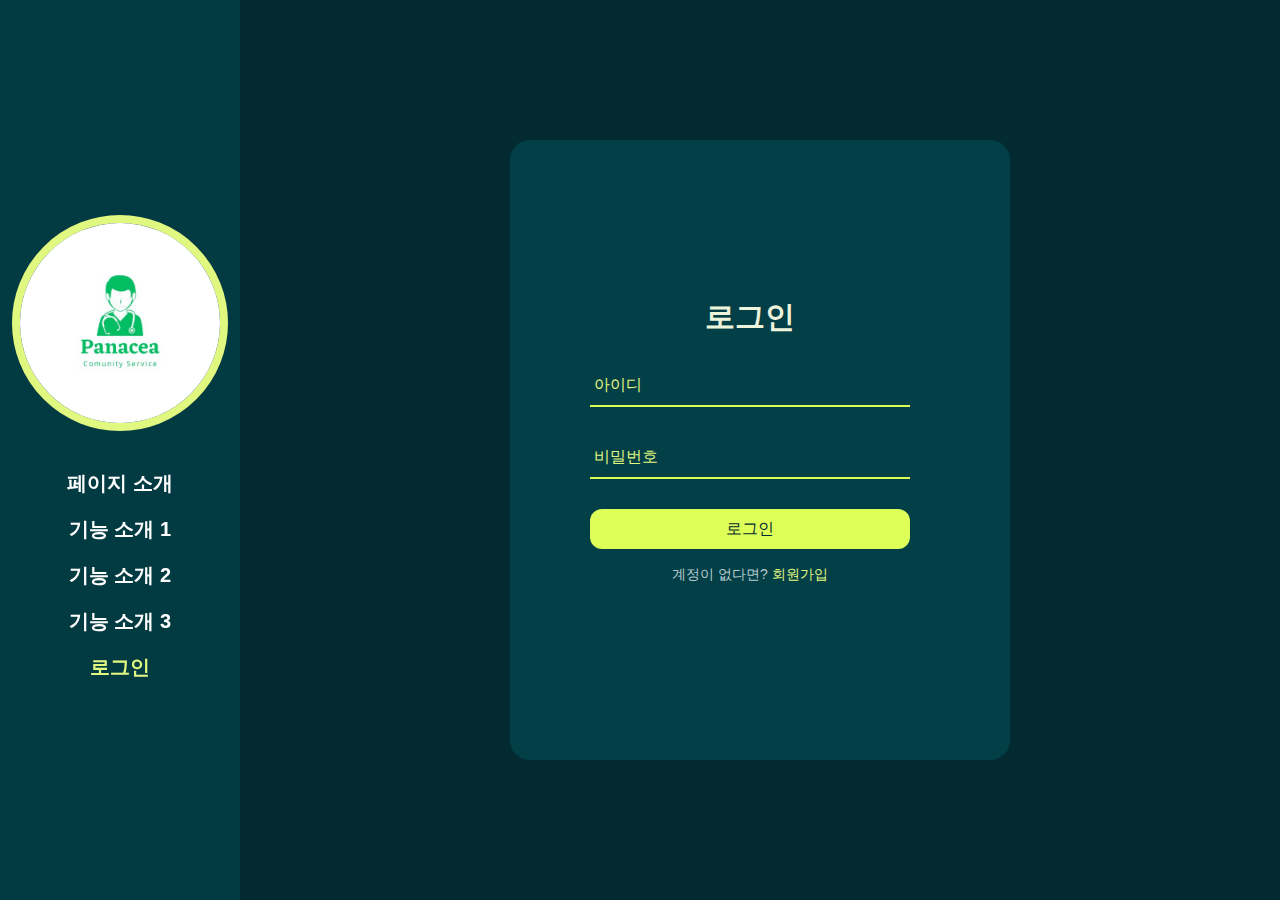
<file: Panacea/src/main/webapp/signIn.html>
<!DOCTYPE html>
<html lang="en">
<head>
<meta charset="UTF-8">
<meta http-equiv="X-UA-Compatible" content="IE=edge">
<meta name="viewport" content="width=device-width, initial-scale=1.0">
<title>동의보감</title>

<link rel="stylesheet" href="assets/css/bootstrap.min.css">
<link rel="stylesheet" href="assets/css/aos.css">
<link rel="stylesheet" href="assets/css/line-awesome.min.css">
<link rel="stylesheet"
	href="https://cdnjs.cloudflare.com/ajax/libs/font-awesome/6.2.0/css/all.min.css">
<link rel="stylesheet" type="text/css" href="assets/css/signIn.css">
<link rel="stylesheet" href="assets/css/index.css">
</head>
<body>
	<!-- NavBar -->
	<nav class="navbar navbar-expand-lg navbar-dark fixed-top">
		<div class="container flex-lg-column">
			<a class="navbar-brand mx-lg-auto mb-lg-4" href="index.jsp"> <span
				class="h3 fw-bold d-block d-lg-none">동의보감</span> <img
				src="./assets/images/logo.jpg"
				class="d-none d-lg-block rounded-circle">
			</a>
			<button class="navbar-toggler" type="button"
				data-bs-toggle="collapse" data-bs-target="#navbarNav"
				aria-controls="navbarNav" aria-expanded="false"
				aria-label="Toggle navigation">
				<span class="navbar-toggler-icon"></span>
			</button>
			<div class="collapse navbar-collapse" id="navbarNav">
				<ul class="navbar-nav ms-auto flex-lg-column text-lg-center">
					<li class="nav-item"><a class="nav-link" href="index.jsp">페이지
							소개</a></li>
					<li class="nav-item"><a class="nav-link" href="index.jsp">기능
							소개 1</a></li>
					<li class="nav-item"><a class="nav-link" href="index.jsp">기능
							소개 2</a></li>
					<li class="nav-item"><a class="nav-link" href="index.jsp">기능
							소개 3</a></li>
					<li class="nav-item"><a class="nav-link" href="signIn.html"
						style="color: #e0f780">로그인</a></li>
				</ul>
			</div>
		</div>
	</nav>

	<!-- 로그인 Form : 성공(list.jsp), 실패(signIn.html) -->
	<div id="content-wrapper">
		<div class="wrapper shadow-effect">
			<div class="form-wrapper sign-in">
				<form action="LoginCon" method="post">
					<h2>로그인</h2>
					<div class="input-group">
						<input type="text" name="user_id" required> <label>아이디</label>
					</div>
					<div class="input-group">
						<input type="password" name="user_pw" required> <label>비밀번호</label>
					</div>
					<button type="submit">로그인</button>
					<div class="signUp-link">
						<p>
							계정이 없다면? <a class="signUpBtn-link"> 회원가입</a>
						</p>
					</div>
				</form>
			</div>
			<div class="form-wrapper sign-up">
			
				<!-- 회원가입 Form -->
				<form action="JoinCon" method="post">
					<h2>회원가입</h2>
					<div class="input-group">
						<input type="text" name="user_id" required> <label>아이디</label>
					</div>
					<div class="input-group">
						<input type="password" name="user_pw" required> <label>비밀번호</label>
					</div>
					<div class="input-group">
						<input type="text" name="user_email" required> <label>이메일</label>
					</div>
					<div class="input-group">
						<input type="text" name="user_nick" required> <label>닉네임</label>
					</div>
					<div class="input-group">
						<input type="text" name="user_joinDate" required> <label>가입일자</label>
					</div>
					<div class="input-group">
						<input type="text" name="user_type" placeholder="" required>
						<label>회원유형 (일반 : G, 전문의 : S, 관리자 : A)</label>
					</div>
					<button type="submit">회원가입</button>
					<div class="signUp-link">
						<p>
							이미 계정이 있다면? <a class="signInBtn-link"> 로그인</a>
						</p>
					</div>
				</form>
			</div>
		</div>
	</div>

	<script src="assets/js/signIn.js"></script>
</body>
</html>
</file>
<file: Panacea/src/main/webapp/assets/css/signIn.css>
:root{
    --color-base: #033f47;
    --color-base2: #022a30;
    --color-base3: #e0f780;
    --color-base4: #b6cbce;
    --color-base5: #deff58;
}

*{
    margin: 0;
    padding: 0;
    box-sizing: border-box;
    font-family: 'Poppins', sans-serif;
}

body{
    display: flex;
    justify-content: center;
    align-items: center;
    min-height: 100vh;
    background: var(--color-base2);
}

img{
    max-width: 100%;
    height: auto;
}


/* Navbar */
.navbar{
    background-color: var(--color-base);
}

.navbar .nav-link{
    font-size: 20px;
    font-weight: 700;
    text-transform: uppercase;
    color: #fff;
}

.navbar .nav-link:hover{
    color: var(--color-brand);
}

.navbar .nav-link.active{
    color: var(--color-brand);
}

@media (min-width: 992px){
    .navbar{
        min-height: 100vh;
        width: var(--sidbar-width);
        background: linear-gradient(rgba(3, 63, 71, 0.8), rgba(3, 63, 71, 0.8));
    }

    .navbar-brand img{
        border: 8px solid var(--color-brand);
    }

    /* Content Wrapper */
    #content-wrapper{
        padding-left: var(--sidbar-width);
    }
}


/* Btn */
.btn{
    padding: 12px 28px;
    font-weight: 700;
}

.btn-brand{
    background-color: var(--color-brand);
    border-color: var(--color-brand);
    color: var(--color-base);
}

.btn-brand:hover, .btn-brand:focus{
    background-color: var(--color-brand2);
    color: var(--color-base);
    border-color: var(--color-brand2);
}

.link-custom{
    font-weight: 700;
    position: relative;
}

.link-custom::after{
    content: "";
    width: 0%;
    height: 2px;
    background-color: var(--color-brand);
    position: absolute;
    left: 0;
    top: 110%;
    transition: all .4s;
}

.link-custom:hover::after{
    width: 100%;
}


/* Sign In */

.wrapper{
    position: relative;
    width: 500px;
    height: 620px;
    background: var(--color-base);
    border-radius: 20px;
    padding: 80px;
}

.shadow-effect{
    transition: all .5s;
}

.shadow-effect:hover{
    box-shadow: 0 3px 0 3px var(--color-brand);
}

.form-wrapper{
    display: flex;
    align-items: center;
    width: 100%;
    height: 100%;
    transition: 1s ease-in-out;
}

.wrapper.active .form-wrapper.sign-in{
    transform: scale(0) translate(-300px, 500px);
}

.wrapper .form-wrapper.sign-up{
    position: absolute;
    top: 0;
    transform: scale(0) translate(200px, -500px);
}

.wrapper.active .form-wrapper.sign-up{
    transform: scale(1) translate(0, 0);
}

h2{
    font-size: 30px;
    color: var(--color-base3);
    text-align: center;
}

.input-group{
    position: relative; /* label의 밑 */
    margin: 30px 0;
    border-bottom: 2px solid var(--color-base5);
}

.input-group label{
    position: absolute; /* input의 위 */
    top: 50%;
    left: 5px;
    transform: translateY(-50%);
    font-size: 16px;
    color: var(--color-base3);
    pointer-events: none; /* 무슨 기능인지 모르겠음 */
    transition: .5s;
}

.input-group input{
    width: 320px;
    height: 40px;
    font-size: 16px;
    color: var(--color-base3);
    padding: 0 5px;
    background: transparent;
    border: none;
    outline: none; /* 입력시 border 생성되는 것을 없앰 */
}

.input-group input:focus~label,
.input-group input:valid~label{
    top: -5px;
}

button{
    position: relative;
    width: 100%;
    height: 40px;
    background: var(--color-base5);
    font-size: 16px;
    color: var(--color-base2);
    cursor: pointer;
    border-radius: 12px;
    border: none;
    outline: none;
}

.signUp-link{
    font-size: 14px;
    text-align: center;
    margin: 15px 0;
}

.signUp-link p{
    color: var(--color-base4);
}

.signUp-link p a{
    color: var(--color-base3);
    text-decoration: none;
    font-weight: 500;
}

.signUp-link p a:hover{
    text-decoration: underline;
}
</file>
<file: Panacea/src/main/webapp/assets/css/index.css>
:root{
    --color-body: #b6cbce;
    --color-heading: #eef3db;
    --color-base: #033f47;
    --color-base2: #022a30;
    --color-brand: #e0f780;
    --color-brand2: #deff58;
    --sidbar-width: 240px;
}

body{
    background-color: var(--color-base2);
    color: var(--color-body);
}

h1,h2,h3,h4,h5,h6{
    color: var(--color-heading);
    font-weight: 700;
}

a{
    text-decoration: none;
    color: var(--color-body);
    transition: all 0.4s ease;
}

a:hover{
    color: var(--color-brand);
}

img{
    max-width: 100%;
    height: auto;
}

#top{
    position: fixed;
    right: 10px;
    bottom: 30px;
    background-color: transparent;
    color: var(--color-brand);
    font-weight: 700;
    border: none;
    cursor: pointer;
}

#top:hover{
    color: #fff;
}

.text-brand{
    color: var(--color-brand);
}

.bg-base{
    background-color: var(--color-base);
}

.full-height{
    min-height: 100vh;
    height: 100%;
    display: flex;
    flex-direction: column;
    justify-content: center;
    padding-top: 80px;
    padding-bottom: 80px;
    border-bottom: 2px solid rgba(255,255,255,0.1);
}

.shadow-effect{
    transition: all .5s;
}

.shadow-effect:hover{
    box-shadow: 0 3px 0 3px var(--color-brand);
}

.iconbox{
    width: 50px;
    height: 50px;
    display: flex;
    align-items: center;
    justify-content: center;
    font-size: 32px;
    background-color: var(--color-brand);
    color: var(--color-base);
}

.iconbox i{
    display: flex;
    align-items: center;
    justify-content: center;
}

.one1{
    display: inline-block;
}

.two2{
    display: inline-block;
}

/* Navbar */
.navbar{
    background-color: var(--color-base);
}

.navbar .nav-link{
    font-size: 20px;
    font-weight: 700;
    text-transform: uppercase;
    color: #fff;
}

.navbar .nav-link:hover{
    color: var(--color-brand);
}

.navbar .nav-link.active{
    color: var(--color-brand);
}


/* nav-user */
.user-wrap{
    position: fixed;
    bottom: 5%;
    display: flex;
    align-items: center;
}

.user-wrap a{
    color: #fff;
}

.user-wrap a:hover{
    color: var(--color-brand);
}

.user-wrap span{
    font-size: 16px;
    font-weight: 100;
    margin-left: 10px;
}

.user-wrap button{
    background-color:transparent;
    border: none;
    color: var(--color-body);
    font-size: 12px;
    margin-left: 5px;
}

@media (min-width: 992px){
    .navbar{
        min-height: 100vh;
        width: var(--sidbar-width);
        background: linear-gradient(rgba(3, 63, 71, 0.8), rgba(3, 63, 71, 0.8));
    }

    .navbar-brand img{
        border: 8px solid var(--color-brand);
    }

    /* Content Wrapper */
    #content-wrapper{
        padding-left: var(--sidbar-width);
    }
}

/* Btn */
.btn{
    padding: 12px 28px;
    font-weight: 700;
}

.btn-brand{
    background-color: var(--color-brand);
    border-color: var(--color-brand);
    color: var(--color-base);
}

.btn-brand:hover, .btn-brand:focus{
    background-color: var(--color-brand2);
    color: var(--color-base);
    border-color: var(--color-brand2);
}

.link-custom{
    font-weight: 700;
    position: relative;
}

.link-custom::after{
    content: "";
    width: 0%;
    height: 2px;
    background-color: var(--color-brand);
    position: absolute;
    left: 0;
    top: 110%;
    transition: all .4s;
}

.link-custom:hover::after{
    width: 100%;
}

/* Card */
.card-custom .card-custom-image{
    overflow: hidden;
}

.card-custom .card-custom-image img{ /* work 사진에 hover 확대 기능 */
    transition: all .4s ease;
}

.card-custom:hover .card-custom-image img{
    transform: scale(1.1);
}

.p-content{
    font-weight: bold;
    font-size: 24px;
    text-align: center;
}

/* Box-custom */
.box-custom .box-custom-image{
    overflow: hidden;
}

.box-custom .box-custom-image img{
    transition: all .4s ease;
}

.box-custom:hover .box-custom-image img{
    transform: scale(1.1);
}

.box-custom-image img{
    max-width: 100%;
    transform: scale(1.1);
}

/* Social Icons */
.social-icons a{
    width: 40px;
    height: 40px;
    display: inline-flex;
    align-items: center;
    justify-content: center;
    background-color: var(--color-base);
    border-radius: 100px;
    font-size: 24px;
}
</file>
<file: Panacea/src/main/webapp/assets/css/line-awesome.min.css>
.la,.lab,.lad,.lal,.lar,.las{-moz-osx-font-smoothing:grayscale;-webkit-font-smoothing:antialiased;display:inline-block;font-style:normal;font-variant:normal;text-rendering:auto;line-height:1}.la-lg{font-size:1.33333em;line-height:.75em;vertical-align:-.0667em}.la-xs{font-size:.75em}.la-sm{font-size:.875em}.la-1x{font-size:1em}.la-2x{font-size:2em}.la-3x{font-size:3em}.la-4x{font-size:4em}.la-5x{font-size:5em}.la-6x{font-size:6em}.la-7x{font-size:7em}.la-8x{font-size:8em}.la-9x{font-size:9em}.la-10x{font-size:10em}.la-fw{text-align:center;width:1.25em}.la-ul{list-style-type:none;margin-left:2.5em;padding-left:0}.la-ul>li{position:relative}.la-li{left:-2em;position:absolute;text-align:center;width:2em;line-height:inherit}.la-border{border:solid .08em #eee;border-radius:.1em;padding:.2em .25em .15em}.la-pull-left{float:left}.la-pull-right{float:right}.la.la-pull-left,.lab.la-pull-left,.lal.la-pull-left,.lar.la-pull-left,.las.la-pull-left{margin-right:.3em}.la.la-pull-right,.lab.la-pull-right,.lal.la-pull-right,.lar.la-pull-right,.las.la-pull-right{margin-left:.3em}.la-spin{-webkit-animation:la-spin 2s infinite linear;animation:la-spin 2s infinite linear}.la-pulse{-webkit-animation:la-spin 1s infinite steps(8);animation:la-spin 1s infinite steps(8)}@-webkit-keyframes la-spin{0%{-webkit-transform:rotate(0);transform:rotate(0)}100%{-webkit-transform:rotate(360deg);transform:rotate(360deg)}}@keyframes la-spin{0%{-webkit-transform:rotate(0);transform:rotate(0)}100%{-webkit-transform:rotate(360deg);transform:rotate(360deg)}}.la-rotate-90{-webkit-transform:rotate(90deg);transform:rotate(90deg)}.la-rotate-180{-webkit-transform:rotate(180deg);transform:rotate(180deg)}.la-rotate-270{-webkit-transform:rotate(270deg);transform:rotate(270deg)}.la-flip-horizontal{-webkit-transform:scale(-1,1);transform:scale(-1,1)}.la-flip-vertical{-webkit-transform:scale(1,-1);transform:scale(1,-1)}.la-flip-both,.la-flip-horizontal.la-flip-vertical{-webkit-transform:scale(-1,-1);transform:scale(-1,-1)}:root .la-flip-both,:root .la-flip-horizontal,:root .la-flip-vertical,:root .la-rotate-180,:root .la-rotate-270,:root .la-rotate-90{-webkit-filter:none;filter:none}.la-stack{display:inline-block;height:2em;line-height:2em;position:relative;vertical-align:middle;width:2.5em}.la-stack-1x,.la-stack-2x{left:0;position:absolute;text-align:center;width:100%}.la-stack-1x{line-height:inherit}.la-stack-2x{font-size:2em}.la-inverse{color:#fff}.la-500px:before{content:"\f26e"}.la-accessible-icon:before{content:"\f368"}.la-accusoft:before{content:"\f369"}.la-acquisitions-incorporated:before{content:"\f6af"}.la-ad:before{content:"\f641"}.la-address-book:before{content:"\f2b9"}.la-address-card:before{content:"\f2bb"}.la-adjust:before{content:"\f042"}.la-adn:before{content:"\f170"}.la-adobe:before{content:"\f778"}.la-adversal:before{content:"\f36a"}.la-affiliatetheme:before{content:"\f36b"}.la-air-freshener:before{content:"\f5d0"}.la-airbnb:before{content:"\f834"}.la-algolia:before{content:"\f36c"}.la-align-center:before{content:"\f037"}.la-align-justify:before{content:"\f039"}.la-align-left:before{content:"\f036"}.la-align-right:before{content:"\f038"}.la-alipay:before{content:"\f642"}.la-allergies:before{content:"\f461"}.la-amazon:before{content:"\f270"}.la-amazon-pay:before{content:"\f42c"}.la-ambulance:before{content:"\f0f9"}.la-american-sign-language-interpreting:before{content:"\f2a3"}.la-amilia:before{content:"\f36d"}.la-anchor:before{content:"\f13d"}.la-android:before{content:"\f17b"}.la-angellist:before{content:"\f209"}.la-angle-double-down:before{content:"\f103"}.la-angle-double-left:before{content:"\f100"}.la-angle-double-right:before{content:"\f101"}.la-angle-double-up:before{content:"\f102"}.la-angle-down:before{content:"\f107"}.la-angle-left:before{content:"\f104"}.la-angle-right:before{content:"\f105"}.la-angle-up:before{content:"\f106"}.la-angry:before{content:"\f556"}.la-angrycreative:before{content:"\f36e"}.la-angular:before{content:"\f420"}.la-ankh:before{content:"\f644"}.la-app-store:before{content:"\f36f"}.la-app-store-ios:before{content:"\f370"}.la-apper:before{content:"\f371"}.la-apple:before{content:"\f179"}.la-apple-alt:before{content:"\f5d1"}.la-apple-pay:before{content:"\f415"}.la-archive:before{content:"\f187"}.la-archway:before{content:"\f557"}.la-arrow-alt-circle-down:before{content:"\f358"}.la-arrow-alt-circle-left:before{content:"\f359"}.la-arrow-alt-circle-right:before{content:"\f35a"}.la-arrow-alt-circle-up:before{content:"\f35b"}.la-arrow-circle-down:before{content:"\f0ab"}.la-arrow-circle-left:before{content:"\f0a8"}.la-arrow-circle-right:before{content:"\f0a9"}.la-arrow-circle-up:before{content:"\f0aa"}.la-arrow-down:before{content:"\f063"}.la-arrow-left:before{content:"\f060"}.la-arrow-right:before{content:"\f061"}.la-arrow-up:before{content:"\f062"}.la-arrows-alt:before{content:"\f0b2"}.la-arrows-alt-h:before{content:"\f337"}.la-arrows-alt-v:before{content:"\f338"}.la-artstation:before{content:"\f77a"}.la-assistive-listening-systems:before{content:"\f2a2"}.la-asterisk:before{content:"\f069"}.la-asymmetrik:before{content:"\f372"}.la-at:before{content:"\f1fa"}.la-atlas:before{content:"\f558"}.la-atlassian:before{content:"\f77b"}.la-atom:before{content:"\f5d2"}.la-audible:before{content:"\f373"}.la-audio-description:before{content:"\f29e"}.la-autoprefixer:before{content:"\f41c"}.la-avianex:before{content:"\f374"}.la-aviato:before{content:"\f421"}.la-award:before{content:"\f559"}.la-aws:before{content:"\f375"}.la-baby:before{content:"\f77c"}.la-baby-carriage:before{content:"\f77d"}.la-backspace:before{content:"\f55a"}.la-backward:before{content:"\f04a"}.la-bacon:before{content:"\f7e5"}.la-balance-scale:before{content:"\f24e"}.la-balance-scale-left:before{content:"\f515"}.la-balance-scale-right:before{content:"\f516"}.la-ban:before{content:"\f05e"}.la-band-aid:before{content:"\f462"}.la-bandcamp:before{content:"\f2d5"}.la-barcode:before{content:"\f02a"}.la-bars:before{content:"\f0c9"}.la-baseball-ball:before{content:"\f433"}.la-basketball-ball:before{content:"\f434"}.la-bath:before{content:"\f2cd"}.la-battery-empty:before{content:"\f244"}.la-battery-full:before{content:"\f240"}.la-battery-half:before{content:"\f242"}.la-battery-quarter:before{content:"\f243"}.la-battery-three-quarters:before{content:"\f241"}.la-battle-net:before{content:"\f835"}.la-bed:before{content:"\f236"}.la-beer:before{content:"\f0fc"}.la-behance:before{content:"\f1b4"}.la-behance-square:before{content:"\f1b5"}.la-bell:before{content:"\f0f3"}.la-bell-slash:before{content:"\f1f6"}.la-bezier-curve:before{content:"\f55b"}.la-bible:before{content:"\f647"}.la-bicycle:before{content:"\f206"}.la-biking:before{content:"\f84a"}.la-bimobject:before{content:"\f378"}.la-binoculars:before{content:"\f1e5"}.la-biohazard:before{content:"\f780"}.la-birthday-cake:before{content:"\f1fd"}.la-bitbucket:before{content:"\f171"}.la-bitcoin:before{content:"\f379"}.la-bity:before{content:"\f37a"}.la-black-tie:before{content:"\f27e"}.la-blackberry:before{content:"\f37b"}.la-blender:before{content:"\f517"}.la-blender-phone:before{content:"\f6b6"}.la-blind:before{content:"\f29d"}.la-blog:before{content:"\f781"}.la-blogger:before{content:"\f37c"}.la-blogger-b:before{content:"\f37d"}.la-bluetooth:before{content:"\f293"}.la-bluetooth-b:before{content:"\f294"}.la-bold:before{content:"\f032"}.la-bolt:before{content:"\f0e7"}.la-bomb:before{content:"\f1e2"}.la-bone:before{content:"\f5d7"}.la-bong:before{content:"\f55c"}.la-book:before{content:"\f02d"}.la-book-dead:before{content:"\f6b7"}.la-book-medical:before{content:"\f7e6"}.la-book-open:before{content:"\f518"}.la-book-reader:before{content:"\f5da"}.la-bookmark:before{content:"\f02e"}.la-bootstrap:before{content:"\f836"}.la-border-all:before{content:"\f84c"}.la-border-none:before{content:"\f850"}.la-border-style:before{content:"\f853"}.la-bowling-ball:before{content:"\f436"}.la-box:before{content:"\f466"}.la-box-open:before{content:"\f49e"}.la-boxes:before{content:"\f468"}.la-braille:before{content:"\f2a1"}.la-brain:before{content:"\f5dc"}.la-bread-slice:before{content:"\f7ec"}.la-briefcase:before{content:"\f0b1"}.la-briefcase-medical:before{content:"\f469"}.la-broadcast-tower:before{content:"\f519"}.la-broom:before{content:"\f51a"}.la-brush:before{content:"\f55d"}.la-btc:before{content:"\f15a"}.la-buffer:before{content:"\f837"}.la-bug:before{content:"\f188"}.la-building:before{content:"\f1ad"}.la-bullhorn:before{content:"\f0a1"}.la-bullseye:before{content:"\f140"}.la-burn:before{content:"\f46a"}.la-buromobelexperte:before{content:"\f37f"}.la-bus:before{content:"\f207"}.la-bus-alt:before{content:"\f55e"}.la-business-time:before{content:"\f64a"}.la-buy-n-large:before{content:"\f8a6"}.la-buysellads:before{content:"\f20d"}.la-calculator:before{content:"\f1ec"}.la-calendar:before{content:"\f133"}.la-calendar-alt:before{content:"\f073"}.la-calendar-check:before{content:"\f274"}.la-calendar-day:before{content:"\f783"}.la-calendar-minus:before{content:"\f272"}.la-calendar-plus:before{content:"\f271"}.la-calendar-times:before{content:"\f273"}.la-calendar-week:before{content:"\f784"}.la-camera:before{content:"\f030"}.la-camera-retro:before{content:"\f083"}.la-campground:before{content:"\f6bb"}.la-canadian-maple-leaf:before{content:"\f785"}.la-candy-cane:before{content:"\f786"}.la-cannabis:before{content:"\f55f"}.la-capsules:before{content:"\f46b"}.la-car:before{content:"\f1b9"}.la-car-alt:before{content:"\f5de"}.la-car-battery:before{content:"\f5df"}.la-car-crash:before{content:"\f5e1"}.la-car-side:before{content:"\f5e4"}.la-caret-down:before{content:"\f0d7"}.la-caret-left:before{content:"\f0d9"}.la-caret-right:before{content:"\f0da"}.la-caret-square-down:before{content:"\f150"}.la-caret-square-left:before{content:"\f191"}.la-caret-square-right:before{content:"\f152"}.la-caret-square-up:before{content:"\f151"}.la-caret-up:before{content:"\f0d8"}.la-carrot:before{content:"\f787"}.la-cart-arrow-down:before{content:"\f218"}.la-cart-plus:before{content:"\f217"}.la-cash-register:before{content:"\f788"}.la-cat:before{content:"\f6be"}.la-cc-amazon-pay:before{content:"\f42d"}.la-cc-amex:before{content:"\f1f3"}.la-cc-apple-pay:before{content:"\f416"}.la-cc-diners-club:before{content:"\f24c"}.la-cc-discover:before{content:"\f1f2"}.la-cc-jcb:before{content:"\f24b"}.la-cc-mastercard:before{content:"\f1f1"}.la-cc-paypal:before{content:"\f1f4"}.la-cc-stripe:before{content:"\f1f5"}.la-cc-visa:before{content:"\f1f0"}.la-centercode:before{content:"\f380"}.la-centos:before{content:"\f789"}.la-certificate:before{content:"\f0a3"}.la-chair:before{content:"\f6c0"}.la-chalkboard:before{content:"\f51b"}.la-chalkboard-teacher:before{content:"\f51c"}.la-charging-station:before{content:"\f5e7"}.la-chart-area:before{content:"\f1fe"}.la-chart-bar:before{content:"\f080"}.la-chart-line:before{content:"\f201"}.la-chart-pie:before{content:"\f200"}.la-check:before{content:"\f00c"}.la-check-circle:before{content:"\f058"}.la-check-double:before{content:"\f560"}.la-check-square:before{content:"\f14a"}.la-cheese:before{content:"\f7ef"}.la-chess:before{content:"\f439"}.la-chess-bishop:before{content:"\f43a"}.la-chess-board:before{content:"\f43c"}.la-chess-king:before{content:"\f43f"}.la-chess-knight:before{content:"\f441"}.la-chess-pawn:before{content:"\f443"}.la-chess-queen:before{content:"\f445"}.la-chess-rook:before{content:"\f447"}.la-chevron-circle-down:before{content:"\f13a"}.la-chevron-circle-left:before{content:"\f137"}.la-chevron-circle-right:before{content:"\f138"}.la-chevron-circle-up:before{content:"\f139"}.la-chevron-down:before{content:"\f078"}.la-chevron-left:before{content:"\f053"}.la-chevron-right:before{content:"\f054"}.la-chevron-up:before{content:"\f077"}.la-child:before{content:"\f1ae"}.la-chrome:before{content:"\f268"}.la-chromecast:before{content:"\f838"}.la-church:before{content:"\f51d"}.la-circle:before{content:"\f111"}.la-circle-notch:before{content:"\f1ce"}.la-city:before{content:"\f64f"}.la-clinic-medical:before{content:"\f7f2"}.la-clipboard:before{content:"\f328"}.la-clipboard-check:before{content:"\f46c"}.la-clipboard-list:before{content:"\f46d"}.la-clock:before{content:"\f017"}.la-clone:before{content:"\f24d"}.la-closed-captioning:before{content:"\f20a"}.la-cloud:before{content:"\f0c2"}.la-cloud-download-alt:before{content:"\f381"}.la-cloud-meatball:before{content:"\f73b"}.la-cloud-moon:before{content:"\f6c3"}.la-cloud-moon-rain:before{content:"\f73c"}.la-cloud-rain:before{content:"\f73d"}.la-cloud-showers-heavy:before{content:"\f740"}.la-cloud-sun:before{content:"\f6c4"}.la-cloud-sun-rain:before{content:"\f743"}.la-cloud-upload-alt:before{content:"\f382"}.la-cloudscale:before{content:"\f383"}.la-cloudsmith:before{content:"\f384"}.la-cloudversify:before{content:"\f385"}.la-cocktail:before{content:"\f561"}.la-code:before{content:"\f121"}.la-code-branch:before{content:"\f126"}.la-codepen:before{content:"\f1cb"}.la-codiepie:before{content:"\f284"}.la-coffee:before{content:"\f0f4"}.la-cog:before{content:"\f013"}.la-cogs:before{content:"\f085"}.la-coins:before{content:"\f51e"}.la-columns:before{content:"\f0db"}.la-comment:before{content:"\f075"}.la-comment-alt:before{content:"\f27a"}.la-comment-dollar:before{content:"\f651"}.la-comment-dots:before{content:"\f4ad"}.la-comment-medical:before{content:"\f7f5"}.la-comment-slash:before{content:"\f4b3"}.la-comments:before{content:"\f086"}.la-comments-dollar:before{content:"\f653"}.la-compact-disc:before{content:"\f51f"}.la-compass:before{content:"\f14e"}.la-compress:before{content:"\f066"}.la-compress-arrows-alt:before{content:"\f78c"}.la-concierge-bell:before{content:"\f562"}.la-confluence:before{content:"\f78d"}.la-connectdevelop:before{content:"\f20e"}.la-contao:before{content:"\f26d"}.la-cookie:before{content:"\f563"}.la-cookie-bite:before{content:"\f564"}.la-copy:before{content:"\f0c5"}.la-copyright:before{content:"\f1f9"}.la-cotton-bureau:before{content:"\f89e"}.la-couch:before{content:"\f4b8"}.la-cpanel:before{content:"\f388"}.la-creative-commons:before{content:"\f25e"}.la-creative-commons-by:before{content:"\f4e7"}.la-creative-commons-nc:before{content:"\f4e8"}.la-creative-commons-nc-eu:before{content:"\f4e9"}.la-creative-commons-nc-jp:before{content:"\f4ea"}.la-creative-commons-nd:before{content:"\f4eb"}.la-creative-commons-pd:before{content:"\f4ec"}.la-creative-commons-pd-alt:before{content:"\f4ed"}.la-creative-commons-remix:before{content:"\f4ee"}.la-creative-commons-sa:before{content:"\f4ef"}.la-creative-commons-sampling:before{content:"\f4f0"}.la-creative-commons-sampling-plus:before{content:"\f4f1"}.la-creative-commons-share:before{content:"\f4f2"}.la-creative-commons-zero:before{content:"\f4f3"}.la-credit-card:before{content:"\f09d"}.la-critical-role:before{content:"\f6c9"}.la-crop:before{content:"\f125"}.la-crop-alt:before{content:"\f565"}.la-cross:before{content:"\f654"}.la-crosshairs:before{content:"\f05b"}.la-crow:before{content:"\f520"}.la-crown:before{content:"\f521"}.la-crutch:before{content:"\f7f7"}.la-css3:before{content:"\f13c"}.la-css3-alt:before{content:"\f38b"}.la-cube:before{content:"\f1b2"}.la-cubes:before{content:"\f1b3"}.la-cut:before{content:"\f0c4"}.la-cuttlefish:before{content:"\f38c"}.la-d-and-d:before{content:"\f38d"}.la-d-and-d-beyond:before{content:"\f6ca"}.la-dashcube:before{content:"\f210"}.la-database:before{content:"\f1c0"}.la-deaf:before{content:"\f2a4"}.la-delicious:before{content:"\f1a5"}.la-democrat:before{content:"\f747"}.la-deploydog:before{content:"\f38e"}.la-deskpro:before{content:"\f38f"}.la-desktop:before{content:"\f108"}.la-dev:before{content:"\f6cc"}.la-deviantart:before{content:"\f1bd"}.la-dharmachakra:before{content:"\f655"}.la-dhl:before{content:"\f790"}.la-diagnoses:before{content:"\f470"}.la-diaspora:before{content:"\f791"}.la-dice:before{content:"\f522"}.la-dice-d20:before{content:"\f6cf"}.la-dice-d6:before{content:"\f6d1"}.la-dice-five:before{content:"\f523"}.la-dice-four:before{content:"\f524"}.la-dice-one:before{content:"\f525"}.la-dice-six:before{content:"\f526"}.la-dice-three:before{content:"\f527"}.la-dice-two:before{content:"\f528"}.la-digg:before{content:"\f1a6"}.la-digital-ocean:before{content:"\f391"}.la-digital-tachograph:before{content:"\f566"}.la-directions:before{content:"\f5eb"}.la-discord:before{content:"\f392"}.la-discourse:before{content:"\f393"}.la-divide:before{content:"\f529"}.la-dizzy:before{content:"\f567"}.la-dna:before{content:"\f471"}.la-dochub:before{content:"\f394"}.la-docker:before{content:"\f395"}.la-dog:before{content:"\f6d3"}.la-dollar-sign:before{content:"\f155"}.la-dolly:before{content:"\f472"}.la-dolly-flatbed:before{content:"\f474"}.la-donate:before{content:"\f4b9"}.la-door-closed:before{content:"\f52a"}.la-door-open:before{content:"\f52b"}.la-dot-circle:before{content:"\f192"}.la-dove:before{content:"\f4ba"}.la-download:before{content:"\f019"}.la-draft2digital:before{content:"\f396"}.la-drafting-compass:before{content:"\f568"}.la-dragon:before{content:"\f6d5"}.la-draw-polygon:before{content:"\f5ee"}.la-dribbble:before{content:"\f17d"}.la-dribbble-square:before{content:"\f397"}.la-dropbox:before{content:"\f16b"}.la-drum:before{content:"\f569"}.la-drum-steelpan:before{content:"\f56a"}.la-drumstick-bite:before{content:"\f6d7"}.la-drupal:before{content:"\f1a9"}.la-dumbbell:before{content:"\f44b"}.la-dumpster:before{content:"\f793"}.la-dumpster-fire:before{content:"\f794"}.la-dungeon:before{content:"\f6d9"}.la-dyalog:before{content:"\f399"}.la-earlybirds:before{content:"\f39a"}.la-ebay:before{content:"\f4f4"}.la-edge:before{content:"\f282"}.la-edit:before{content:"\f044"}.la-egg:before{content:"\f7fb"}.la-eject:before{content:"\f052"}.la-elementor:before{content:"\f430"}.la-ellipsis-h:before{content:"\f141"}.la-ellipsis-v:before{content:"\f142"}.la-ello:before{content:"\f5f1"}.la-ember:before{content:"\f423"}.la-empire:before{content:"\f1d1"}.la-envelope:before{content:"\f0e0"}.la-envelope-open:before{content:"\f2b6"}.la-envelope-open-text:before{content:"\f658"}.la-envelope-square:before{content:"\f199"}.la-envira:before{content:"\f299"}.la-equals:before{content:"\f52c"}.la-eraser:before{content:"\f12d"}.la-erlang:before{content:"\f39d"}.la-ethereum:before{content:"\f42e"}.la-ethernet:before{content:"\f796"}.la-etsy:before{content:"\f2d7"}.la-euro-sign:before{content:"\f153"}.la-evernote:before{content:"\f839"}.la-exchange-alt:before{content:"\f362"}.la-exclamation:before{content:"\f12a"}.la-exclamation-circle:before{content:"\f06a"}.la-exclamation-triangle:before{content:"\f071"}.la-expand:before{content:"\f065"}.la-expand-arrows-alt:before{content:"\f31e"}.la-expeditedssl:before{content:"\f23e"}.la-external-link-alt:before{content:"\f35d"}.la-external-link-square-alt:before{content:"\f360"}.la-eye:before{content:"\f06e"}.la-eye-dropper:before{content:"\f1fb"}.la-eye-slash:before{content:"\f070"}.la-facebook:before{content:"\f09a"}.la-facebook-f:before{content:"\f39e"}.la-facebook-messenger:before{content:"\f39f"}.la-facebook-square:before{content:"\f082"}.la-fan:before{content:"\f863"}.la-fantasy-flight-games:before{content:"\f6dc"}.la-fast-backward:before{content:"\f049"}.la-fast-forward:before{content:"\f050"}.la-fax:before{content:"\f1ac"}.la-feather:before{content:"\f52d"}.la-feather-alt:before{content:"\f56b"}.la-fedex:before{content:"\f797"}.la-fedora:before{content:"\f798"}.la-female:before{content:"\f182"}.la-fighter-jet:before{content:"\f0fb"}.la-figma:before{content:"\f799"}.la-file:before{content:"\f15b"}.la-file-alt:before{content:"\f15c"}.la-file-archive:before{content:"\f1c6"}.la-file-audio:before{content:"\f1c7"}.la-file-code:before{content:"\f1c9"}.la-file-contract:before{content:"\f56c"}.la-file-csv:before{content:"\f6dd"}.la-file-download:before{content:"\f56d"}.la-file-excel:before{content:"\f1c3"}.la-file-export:before{content:"\f56e"}.la-file-image:before{content:"\f1c5"}.la-file-import:before{content:"\f56f"}.la-file-invoice:before{content:"\f570"}.la-file-invoice-dollar:before{content:"\f571"}.la-file-medical:before{content:"\f477"}.la-file-medical-alt:before{content:"\f478"}.la-file-pdf:before{content:"\f1c1"}.la-file-powerpoint:before{content:"\f1c4"}.la-file-prescription:before{content:"\f572"}.la-file-signature:before{content:"\f573"}.la-file-upload:before{content:"\f574"}.la-file-video:before{content:"\f1c8"}.la-file-word:before{content:"\f1c2"}.la-fill:before{content:"\f575"}.la-fill-drip:before{content:"\f576"}.la-film:before{content:"\f008"}.la-filter:before{content:"\f0b0"}.la-fingerprint:before{content:"\f577"}.la-fire:before{content:"\f06d"}.la-fire-alt:before{content:"\f7e4"}.la-fire-extinguisher:before{content:"\f134"}.la-firefox:before{content:"\f269"}.la-first-aid:before{content:"\f479"}.la-first-order:before{content:"\f2b0"}.la-first-order-alt:before{content:"\f50a"}.la-firstdraft:before{content:"\f3a1"}.la-fish:before{content:"\f578"}.la-fist-raised:before{content:"\f6de"}.la-flag:before{content:"\f024"}.la-flag-checkered:before{content:"\f11e"}.la-flag-usa:before{content:"\f74d"}.la-flask:before{content:"\f0c3"}.la-flickr:before{content:"\f16e"}.la-flipboard:before{content:"\f44d"}.la-flushed:before{content:"\f579"}.la-fly:before{content:"\f417"}.la-folder:before{content:"\f07b"}.la-folder-minus:before{content:"\f65d"}.la-folder-open:before{content:"\f07c"}.la-folder-plus:before{content:"\f65e"}.la-font:before{content:"\f031"}.la-font-awesome:before{content:"\f2b4"}.la-font-awesome-alt:before{content:"\f35c"}.la-font-awesome-flag:before{content:"\f425"}.la-font-awesome-logo-full:before{content:"\f4e6"}.la-fonticons:before{content:"\f280"}.la-fonticons-fi:before{content:"\f3a2"}.la-football-ball:before{content:"\f44e"}.la-fort-awesome:before{content:"\f286"}.la-fort-awesome-alt:before{content:"\f3a3"}.la-forumbee:before{content:"\f211"}.la-forward:before{content:"\f04e"}.la-foursquare:before{content:"\f180"}.la-free-code-camp:before{content:"\f2c5"}.la-freebsd:before{content:"\f3a4"}.la-frog:before{content:"\f52e"}.la-frown:before{content:"\f119"}.la-frown-open:before{content:"\f57a"}.la-fulcrum:before{content:"\f50b"}.la-funnel-dollar:before{content:"\f662"}.la-futbol:before{content:"\f1e3"}.la-galactic-republic:before{content:"\f50c"}.la-galactic-senate:before{content:"\f50d"}.la-gamepad:before{content:"\f11b"}.la-gas-pump:before{content:"\f52f"}.la-gavel:before{content:"\f0e3"}.la-gem:before{content:"\f3a5"}.la-genderless:before{content:"\f22d"}.la-get-pocket:before{content:"\f265"}.la-gg:before{content:"\f260"}.la-gg-circle:before{content:"\f261"}.la-ghost:before{content:"\f6e2"}.la-gift:before{content:"\f06b"}.la-gifts:before{content:"\f79c"}.la-git:before{content:"\f1d3"}.la-git-alt:before{content:"\f841"}.la-git-square:before{content:"\f1d2"}.la-github:before{content:"\f09b"}.la-github-alt:before{content:"\f113"}.la-github-square:before{content:"\f092"}.la-gitkraken:before{content:"\f3a6"}.la-gitlab:before{content:"\f296"}.la-gitter:before{content:"\f426"}.la-glass-cheers:before{content:"\f79f"}.la-glass-martini:before{content:"\f000"}.la-glass-martini-alt:before{content:"\f57b"}.la-glass-whiskey:before{content:"\f7a0"}.la-glasses:before{content:"\f530"}.la-glide:before{content:"\f2a5"}.la-glide-g:before{content:"\f2a6"}.la-globe:before{content:"\f0ac"}.la-globe-africa:before{content:"\f57c"}.la-globe-americas:before{content:"\f57d"}.la-globe-asia:before{content:"\f57e"}.la-globe-europe:before{content:"\f7a2"}.la-gofore:before{content:"\f3a7"}.la-golf-ball:before{content:"\f450"}.la-goodreads:before{content:"\f3a8"}.la-goodreads-g:before{content:"\f3a9"}.la-google:before{content:"\f1a0"}.la-google-drive:before{content:"\f3aa"}.la-google-play:before{content:"\f3ab"}.la-google-plus:before{content:"\f2b3"}.la-google-plus-g:before{content:"\f0d5"}.la-google-plus-square:before{content:"\f0d4"}.la-google-wallet:before{content:"\f1ee"}.la-gopuram:before{content:"\f664"}.la-graduation-cap:before{content:"\f19d"}.la-gratipay:before{content:"\f184"}.la-grav:before{content:"\f2d6"}.la-greater-than:before{content:"\f531"}.la-greater-than-equal:before{content:"\f532"}.la-grimace:before{content:"\f57f"}.la-grin:before{content:"\f580"}.la-grin-alt:before{content:"\f581"}.la-grin-beam:before{content:"\f582"}.la-grin-beam-sweat:before{content:"\f583"}.la-grin-hearts:before{content:"\f584"}.la-grin-squint:before{content:"\f585"}.la-grin-squint-tears:before{content:"\f586"}.la-grin-stars:before{content:"\f587"}.la-grin-tears:before{content:"\f588"}.la-grin-tongue:before{content:"\f589"}.la-grin-tongue-squint:before{content:"\f58a"}.la-grin-tongue-wink:before{content:"\f58b"}.la-grin-wink:before{content:"\f58c"}.la-grip-horizontal:before{content:"\f58d"}.la-grip-lines:before{content:"\f7a4"}.la-grip-lines-vertical:before{content:"\f7a5"}.la-grip-vertical:before{content:"\f58e"}.la-gripfire:before{content:"\f3ac"}.la-grunt:before{content:"\f3ad"}.la-guitar:before{content:"\f7a6"}.la-gulp:before{content:"\f3ae"}.la-h-square:before{content:"\f0fd"}.la-hacker-news:before{content:"\f1d4"}.la-hacker-news-square:before{content:"\f3af"}.la-hackerrank:before{content:"\f5f7"}.la-hamburger:before{content:"\f805"}.la-hammer:before{content:"\f6e3"}.la-hamsa:before{content:"\f665"}.la-hand-holding:before{content:"\f4bd"}.la-hand-holding-heart:before{content:"\f4be"}.la-hand-holding-usd:before{content:"\f4c0"}.la-hand-lizard:before{content:"\f258"}.la-hand-middle-finger:before{content:"\f806"}.la-hand-paper:before{content:"\f256"}.la-hand-peace:before{content:"\f25b"}.la-hand-point-down:before{content:"\f0a7"}.la-hand-point-left:before{content:"\f0a5"}.la-hand-point-right:before{content:"\f0a4"}.la-hand-point-up:before{content:"\f0a6"}.la-hand-pointer:before{content:"\f25a"}.la-hand-rock:before{content:"\f255"}.la-hand-scissors:before{content:"\f257"}.la-hand-spock:before{content:"\f259"}.la-hands:before{content:"\f4c2"}.la-hands-helping:before{content:"\f4c4"}.la-handshake:before{content:"\f2b5"}.la-hanukiah:before{content:"\f6e6"}.la-hard-hat:before{content:"\f807"}.la-hashtag:before{content:"\f292"}.la-hat-cowboy:before{content:"\f8c0"}.la-hat-cowboy-side:before{content:"\f8c1"}.la-hat-wizard:before{content:"\f6e8"}.la-haykal:before{content:"\f666"}.la-hdd:before{content:"\f0a0"}.la-heading:before{content:"\f1dc"}.la-headphones:before{content:"\f025"}.la-headphones-alt:before{content:"\f58f"}.la-headset:before{content:"\f590"}.la-heart:before{content:"\f004"}.la-heart-broken:before{content:"\f7a9"}.la-heartbeat:before{content:"\f21e"}.la-helicopter:before{content:"\f533"}.la-highlighter:before{content:"\f591"}.la-hiking:before{content:"\f6ec"}.la-hippo:before{content:"\f6ed"}.la-hips:before{content:"\f452"}.la-hire-a-helper:before{content:"\f3b0"}.la-history:before{content:"\f1da"}.la-hockey-puck:before{content:"\f453"}.la-holly-berry:before{content:"\f7aa"}.la-home:before{content:"\f015"}.la-hooli:before{content:"\f427"}.la-hornbill:before{content:"\f592"}.la-horse:before{content:"\f6f0"}.la-horse-head:before{content:"\f7ab"}.la-hospital:before{content:"\f0f8"}.la-hospital-alt:before{content:"\f47d"}.la-hospital-symbol:before{content:"\f47e"}.la-hot-tub:before{content:"\f593"}.la-hotdog:before{content:"\f80f"}.la-hotel:before{content:"\f594"}.la-hotjar:before{content:"\f3b1"}.la-hourglass:before{content:"\f254"}.la-hourglass-end:before{content:"\f253"}.la-hourglass-half:before{content:"\f252"}.la-hourglass-start:before{content:"\f251"}.la-house-damage:before{content:"\f6f1"}.la-houzz:before{content:"\f27c"}.la-hryvnia:before{content:"\f6f2"}.la-html5:before{content:"\f13b"}.la-hubspot:before{content:"\f3b2"}.la-i-cursor:before{content:"\f246"}.la-ice-cream:before{content:"\f810"}.la-icicles:before{content:"\f7ad"}.la-icons:before{content:"\f86d"}.la-id-badge:before{content:"\f2c1"}.la-id-card:before{content:"\f2c2"}.la-id-card-alt:before{content:"\f47f"}.la-igloo:before{content:"\f7ae"}.la-image:before{content:"\f03e"}.la-images:before{content:"\f302"}.la-imdb:before{content:"\f2d8"}.la-inbox:before{content:"\f01c"}.la-indent:before{content:"\f03c"}.la-industry:before{content:"\f275"}.la-infinity:before{content:"\f534"}.la-info:before{content:"\f129"}.la-info-circle:before{content:"\f05a"}.la-instagram:before{content:"\f16d"}.la-intercom:before{content:"\f7af"}.la-internet-explorer:before{content:"\f26b"}.la-invision:before{content:"\f7b0"}.la-ioxhost:before{content:"\f208"}.la-italic:before{content:"\f033"}.la-itch-io:before{content:"\f83a"}.la-itunes:before{content:"\f3b4"}.la-itunes-note:before{content:"\f3b5"}.la-java:before{content:"\f4e4"}.la-jedi:before{content:"\f669"}.la-jedi-order:before{content:"\f50e"}.la-jenkins:before{content:"\f3b6"}.la-jira:before{content:"\f7b1"}.la-joget:before{content:"\f3b7"}.la-joint:before{content:"\f595"}.la-joomla:before{content:"\f1aa"}.la-journal-whills:before{content:"\f66a"}.la-js:before{content:"\f3b8"}.la-js-square:before{content:"\f3b9"}.la-jsfiddle:before{content:"\f1cc"}.la-kaaba:before{content:"\f66b"}.la-kaggle:before{content:"\f5fa"}.la-key:before{content:"\f084"}.la-keybase:before{content:"\f4f5"}.la-keyboard:before{content:"\f11c"}.la-keycdn:before{content:"\f3ba"}.la-khanda:before{content:"\f66d"}.la-kickstarter:before{content:"\f3bb"}.la-kickstarter-k:before{content:"\f3bc"}.la-kiss:before{content:"\f596"}.la-kiss-beam:before{content:"\f597"}.la-kiss-wink-heart:before{content:"\f598"}.la-kiwi-bird:before{content:"\f535"}.la-korvue:before{content:"\f42f"}.la-landmark:before{content:"\f66f"}.la-language:before{content:"\f1ab"}.la-laptop:before{content:"\f109"}.la-laptop-code:before{content:"\f5fc"}.la-laptop-medical:before{content:"\f812"}.la-laravel:before{content:"\f3bd"}.la-lastfm:before{content:"\f202"}.la-lastfm-square:before{content:"\f203"}.la-laugh:before{content:"\f599"}.la-laugh-beam:before{content:"\f59a"}.la-laugh-squint:before{content:"\f59b"}.la-laugh-wink:before{content:"\f59c"}.la-layer-group:before{content:"\f5fd"}.la-leaf:before{content:"\f06c"}.la-leanpub:before{content:"\f212"}.la-lemon:before{content:"\f094"}.la-less:before{content:"\f41d"}.la-less-than:before{content:"\f536"}.la-less-than-equal:before{content:"\f537"}.la-level-down-alt:before{content:"\f3be"}.la-level-up-alt:before{content:"\f3bf"}.la-life-ring:before{content:"\f1cd"}.la-lightbulb:before{content:"\f0eb"}.la-line:before{content:"\f3c0"}.la-link:before{content:"\f0c1"}.la-linkedin:before{content:"\f08c"}.la-linkedin-in:before{content:"\f0e1"}.la-linode:before{content:"\f2b8"}.la-linux:before{content:"\f17c"}.la-lira-sign:before{content:"\f195"}.la-list:before{content:"\f03a"}.la-list-alt:before{content:"\f022"}.la-list-ol:before{content:"\f0cb"}.la-list-ul:before{content:"\f0ca"}.la-location-arrow:before{content:"\f124"}.la-lock:before{content:"\f023"}.la-lock-open:before{content:"\f3c1"}.la-long-arrow-alt-down:before{content:"\f309"}.la-long-arrow-alt-left:before{content:"\f30a"}.la-long-arrow-alt-right:before{content:"\f30b"}.la-long-arrow-alt-up:before{content:"\f30c"}.la-low-vision:before{content:"\f2a8"}.la-luggage-cart:before{content:"\f59d"}.la-lyft:before{content:"\f3c3"}.la-magento:before{content:"\f3c4"}.la-magic:before{content:"\f0d0"}.la-magnet:before{content:"\f076"}.la-mail-bulk:before{content:"\f674"}.la-mailchimp:before{content:"\f59e"}.la-male:before{content:"\f183"}.la-mandalorian:before{content:"\f50f"}.la-map:before{content:"\f279"}.la-map-marked:before{content:"\f59f"}.la-map-marked-alt:before{content:"\f5a0"}.la-map-marker:before{content:"\f041"}.la-map-marker-alt:before{content:"\f3c5"}.la-map-pin:before{content:"\f276"}.la-map-signs:before{content:"\f277"}.la-markdown:before{content:"\f60f"}.la-marker:before{content:"\f5a1"}.la-mars:before{content:"\f222"}.la-mars-double:before{content:"\f227"}.la-mars-stroke:before{content:"\f229"}.la-mars-stroke-h:before{content:"\f22b"}.la-mars-stroke-v:before{content:"\f22a"}.la-mask:before{content:"\f6fa"}.la-mastodon:before{content:"\f4f6"}.la-maxcdn:before{content:"\f136"}.la-mdb:before{content:"\f8ca"}.la-medal:before{content:"\f5a2"}.la-medapps:before{content:"\f3c6"}.la-medium:before{content:"\f23a"}.la-medium-m:before{content:"\f3c7"}.la-medkit:before{content:"\f0fa"}.la-medrt:before{content:"\f3c8"}.la-meetup:before{content:"\f2e0"}.la-megaport:before{content:"\f5a3"}.la-meh:before{content:"\f11a"}.la-meh-blank:before{content:"\f5a4"}.la-meh-rolling-eyes:before{content:"\f5a5"}.la-memory:before{content:"\f538"}.la-mendeley:before{content:"\f7b3"}.la-menorah:before{content:"\f676"}.la-mercury:before{content:"\f223"}.la-meteor:before{content:"\f753"}.la-microchip:before{content:"\f2db"}.la-microphone:before{content:"\f130"}.la-microphone-alt:before{content:"\f3c9"}.la-microphone-alt-slash:before{content:"\f539"}.la-microphone-slash:before{content:"\f131"}.la-microscope:before{content:"\f610"}.la-microsoft:before{content:"\f3ca"}.la-minus:before{content:"\f068"}.la-minus-circle:before{content:"\f056"}.la-minus-square:before{content:"\f146"}.la-mitten:before{content:"\f7b5"}.la-mix:before{content:"\f3cb"}.la-mixcloud:before{content:"\f289"}.la-mizuni:before{content:"\f3cc"}.la-mobile:before{content:"\f10b"}.la-mobile-alt:before{content:"\f3cd"}.la-modx:before{content:"\f285"}.la-monero:before{content:"\f3d0"}.la-money-bill:before{content:"\f0d6"}.la-money-bill-alt:before{content:"\f3d1"}.la-money-bill-wave:before{content:"\f53a"}.la-money-bill-wave-alt:before{content:"\f53b"}.la-money-check:before{content:"\f53c"}.la-money-check-alt:before{content:"\f53d"}.la-monument:before{content:"\f5a6"}.la-moon:before{content:"\f186"}.la-mortar-pestle:before{content:"\f5a7"}.la-mosque:before{content:"\f678"}.la-motorcycle:before{content:"\f21c"}.la-mountain:before{content:"\f6fc"}.la-mouse:before{content:"\f8cc"}.la-mouse-pointer:before{content:"\f245"}.la-mug-hot:before{content:"\f7b6"}.la-music:before{content:"\f001"}.la-napster:before{content:"\f3d2"}.la-neos:before{content:"\f612"}.la-network-wired:before{content:"\f6ff"}.la-neuter:before{content:"\f22c"}.la-newspaper:before{content:"\f1ea"}.la-nimblr:before{content:"\f5a8"}.la-node:before{content:"\f419"}.la-node-js:before{content:"\f3d3"}.la-not-equal:before{content:"\f53e"}.la-notes-medical:before{content:"\f481"}.la-npm:before{content:"\f3d4"}.la-ns8:before{content:"\f3d5"}.la-nutritionix:before{content:"\f3d6"}.la-object-group:before{content:"\f247"}.la-object-ungroup:before{content:"\f248"}.la-odnoklassniki:before{content:"\f263"}.la-odnoklassniki-square:before{content:"\f264"}.la-oil-can:before{content:"\f613"}.la-old-republic:before{content:"\f510"}.la-om:before{content:"\f679"}.la-opencart:before{content:"\f23d"}.la-openid:before{content:"\f19b"}.la-opera:before{content:"\f26a"}.la-optin-monster:before{content:"\f23c"}.la-orcid:before{content:"\f8d2"}.la-osi:before{content:"\f41a"}.la-otter:before{content:"\f700"}.la-outdent:before{content:"\f03b"}.la-page4:before{content:"\f3d7"}.la-pagelines:before{content:"\f18c"}.la-pager:before{content:"\f815"}.la-paint-brush:before{content:"\f1fc"}.la-paint-roller:before{content:"\f5aa"}.la-palette:before{content:"\f53f"}.la-palfed:before{content:"\f3d8"}.la-pallet:before{content:"\f482"}.la-paper-plane:before{content:"\f1d8"}.la-paperclip:before{content:"\f0c6"}.la-parachute-box:before{content:"\f4cd"}.la-paragraph:before{content:"\f1dd"}.la-parking:before{content:"\f540"}.la-passport:before{content:"\f5ab"}.la-pastafarianism:before{content:"\f67b"}.la-paste:before{content:"\f0ea"}.la-patreon:before{content:"\f3d9"}.la-pause:before{content:"\f04c"}.la-pause-circle:before{content:"\f28b"}.la-paw:before{content:"\f1b0"}.la-paypal:before{content:"\f1ed"}.la-peace:before{content:"\f67c"}.la-pen:before{content:"\f304"}.la-pen-alt:before{content:"\f305"}.la-pen-fancy:before{content:"\f5ac"}.la-pen-nib:before{content:"\f5ad"}.la-pen-square:before{content:"\f14b"}.la-pencil-alt:before{content:"\f303"}.la-pencil-ruler:before{content:"\f5ae"}.la-penny-arcade:before{content:"\f704"}.la-people-carry:before{content:"\f4ce"}.la-pepper-hot:before{content:"\f816"}.la-percent:before{content:"\f295"}.la-percentage:before{content:"\f541"}.la-periscope:before{content:"\f3da"}.la-person-booth:before{content:"\f756"}.la-phabricator:before{content:"\f3db"}.la-phoenix-framework:before{content:"\f3dc"}.la-phoenix-squadron:before{content:"\f511"}.la-phone:before{content:"\f095"}.la-phone-alt:before{content:"\f879"}.la-phone-slash:before{content:"\f3dd"}.la-phone-square:before{content:"\f098"}.la-phone-square-alt:before{content:"\f87b"}.la-phone-volume:before{content:"\f2a0"}.la-photo-video:before{content:"\f87c"}.la-php:before{content:"\f457"}.la-pied-piper:before{content:"\f2ae"}.la-pied-piper-alt:before{content:"\f1a8"}.la-pied-piper-hat:before{content:"\f4e5"}.la-pied-piper-pp:before{content:"\f1a7"}.la-piggy-bank:before{content:"\f4d3"}.la-pills:before{content:"\f484"}.la-pinterest:before{content:"\f0d2"}.la-pinterest-p:before{content:"\f231"}.la-pinterest-square:before{content:"\f0d3"}.la-pizza-slice:before{content:"\f818"}.la-place-of-worship:before{content:"\f67f"}.la-plane:before{content:"\f072"}.la-plane-arrival:before{content:"\f5af"}.la-plane-departure:before{content:"\f5b0"}.la-play:before{content:"\f04b"}.la-play-circle:before{content:"\f144"}.la-playstation:before{content:"\f3df"}.la-plug:before{content:"\f1e6"}.la-plus:before{content:"\f067"}.la-plus-circle:before{content:"\f055"}.la-plus-square:before{content:"\f0fe"}.la-podcast:before{content:"\f2ce"}.la-poll:before{content:"\f681"}.la-poll-h:before{content:"\f682"}.la-poo:before{content:"\f2fe"}.la-poo-storm:before{content:"\f75a"}.la-poop:before{content:"\f619"}.la-portrait:before{content:"\f3e0"}.la-pound-sign:before{content:"\f154"}.la-power-off:before{content:"\f011"}.la-pray:before{content:"\f683"}.la-praying-hands:before{content:"\f684"}.la-prescription:before{content:"\f5b1"}.la-prescription-bottle:before{content:"\f485"}.la-prescription-bottle-alt:before{content:"\f486"}.la-print:before{content:"\f02f"}.la-procedures:before{content:"\f487"}.la-product-hunt:before{content:"\f288"}.la-project-diagram:before{content:"\f542"}.la-pushed:before{content:"\f3e1"}.la-puzzle-piece:before{content:"\f12e"}.la-python:before{content:"\f3e2"}.la-qq:before{content:"\f1d6"}.la-qrcode:before{content:"\f029"}.la-question:before{content:"\f128"}.la-question-circle:before{content:"\f059"}.la-quidditch:before{content:"\f458"}.la-quinscape:before{content:"\f459"}.la-quora:before{content:"\f2c4"}.la-quote-left:before{content:"\f10d"}.la-quote-right:before{content:"\f10e"}.la-quran:before{content:"\f687"}.la-r-project:before{content:"\f4f7"}.la-radiation:before{content:"\f7b9"}.la-radiation-alt:before{content:"\f7ba"}.la-rainbow:before{content:"\f75b"}.la-random:before{content:"\f074"}.la-raspberry-pi:before{content:"\f7bb"}.la-ravelry:before{content:"\f2d9"}.la-react:before{content:"\f41b"}.la-reacteurope:before{content:"\f75d"}.la-readme:before{content:"\f4d5"}.la-rebel:before{content:"\f1d0"}.la-receipt:before{content:"\f543"}.la-record-vinyl:before{content:"\f8d9"}.la-recycle:before{content:"\f1b8"}.la-red-river:before{content:"\f3e3"}.la-reddit:before{content:"\f1a1"}.la-reddit-alien:before{content:"\f281"}.la-reddit-square:before{content:"\f1a2"}.la-redhat:before{content:"\f7bc"}.la-redo:before{content:"\f01e"}.la-redo-alt:before{content:"\f2f9"}.la-registered:before{content:"\f25d"}.la-remove-format:before{content:"\f87d"}.la-renren:before{content:"\f18b"}.la-reply:before{content:"\f3e5"}.la-reply-all:before{content:"\f122"}.la-replyd:before{content:"\f3e6"}.la-republican:before{content:"\f75e"}.la-researchgate:before{content:"\f4f8"}.la-resolving:before{content:"\f3e7"}.la-restroom:before{content:"\f7bd"}.la-retweet:before{content:"\f079"}.la-rev:before{content:"\f5b2"}.la-ribbon:before{content:"\f4d6"}.la-ring:before{content:"\f70b"}.la-road:before{content:"\f018"}.la-robot:before{content:"\f544"}.la-rocket:before{content:"\f135"}.la-rocketchat:before{content:"\f3e8"}.la-rockrms:before{content:"\f3e9"}.la-route:before{content:"\f4d7"}.la-rss:before{content:"\f09e"}.la-rss-square:before{content:"\f143"}.la-ruble-sign:before{content:"\f158"}.la-ruler:before{content:"\f545"}.la-ruler-combined:before{content:"\f546"}.la-ruler-horizontal:before{content:"\f547"}.la-ruler-vertical:before{content:"\f548"}.la-running:before{content:"\f70c"}.la-rupee-sign:before{content:"\f156"}.la-sad-cry:before{content:"\f5b3"}.la-sad-tear:before{content:"\f5b4"}.la-safari:before{content:"\f267"}.la-salesforce:before{content:"\f83b"}.la-sass:before{content:"\f41e"}.la-satellite:before{content:"\f7bf"}.la-satellite-dish:before{content:"\f7c0"}.la-save:before{content:"\f0c7"}.la-schlix:before{content:"\f3ea"}.la-school:before{content:"\f549"}.la-screwdriver:before{content:"\f54a"}.la-scribd:before{content:"\f28a"}.la-scroll:before{content:"\f70e"}.la-sd-card:before{content:"\f7c2"}.la-search:before{content:"\f002"}.la-search-dollar:before{content:"\f688"}.la-search-location:before{content:"\f689"}.la-search-minus:before{content:"\f010"}.la-search-plus:before{content:"\f00e"}.la-searchengin:before{content:"\f3eb"}.la-seedling:before{content:"\f4d8"}.la-sellcast:before{content:"\f2da"}.la-sellsy:before{content:"\f213"}.la-server:before{content:"\f233"}.la-servicestack:before{content:"\f3ec"}.la-shapes:before{content:"\f61f"}.la-share:before{content:"\f064"}.la-share-alt:before{content:"\f1e0"}.la-share-alt-square:before{content:"\f1e1"}.la-share-square:before{content:"\f14d"}.la-shekel-sign:before{content:"\f20b"}.la-shield-alt:before{content:"\f3ed"}.la-ship:before{content:"\f21a"}.la-shipping-fast:before{content:"\f48b"}.la-shirtsinbulk:before{content:"\f214"}.la-shoe-prints:before{content:"\f54b"}.la-shopping-bag:before{content:"\f290"}.la-shopping-basket:before{content:"\f291"}.la-shopping-cart:before{content:"\f07a"}.la-shopware:before{content:"\f5b5"}.la-shower:before{content:"\f2cc"}.la-shuttle-van:before{content:"\f5b6"}.la-sign:before{content:"\f4d9"}.la-sign-in-alt:before{content:"\f2f6"}.la-sign-language:before{content:"\f2a7"}.la-sign-out-alt:before{content:"\f2f5"}.la-signal:before{content:"\f012"}.la-signature:before{content:"\f5b7"}.la-sim-card:before{content:"\f7c4"}.la-simplybuilt:before{content:"\f215"}.la-sistrix:before{content:"\f3ee"}.la-sitemap:before{content:"\f0e8"}.la-sith:before{content:"\f512"}.la-skating:before{content:"\f7c5"}.la-sketch:before{content:"\f7c6"}.la-skiing:before{content:"\f7c9"}.la-skiing-nordic:before{content:"\f7ca"}.la-skull:before{content:"\f54c"}.la-skull-crossbones:before{content:"\f714"}.la-skyatlas:before{content:"\f216"}.la-skype:before{content:"\f17e"}.la-slack:before{content:"\f198"}.la-slack-hash:before{content:"\f3ef"}.la-slash:before{content:"\f715"}.la-sleigh:before{content:"\f7cc"}.la-sliders-h:before{content:"\f1de"}.la-slideshare:before{content:"\f1e7"}.la-smile:before{content:"\f118"}.la-smile-beam:before{content:"\f5b8"}.la-smile-wink:before{content:"\f4da"}.la-smog:before{content:"\f75f"}.la-smoking:before{content:"\f48d"}.la-smoking-ban:before{content:"\f54d"}.la-sms:before{content:"\f7cd"}.la-snapchat:before{content:"\f2ab"}.la-snapchat-ghost:before{content:"\f2ac"}.la-snapchat-square:before{content:"\f2ad"}.la-snowboarding:before{content:"\f7ce"}.la-snowflake:before{content:"\f2dc"}.la-snowman:before{content:"\f7d0"}.la-snowplow:before{content:"\f7d2"}.la-socks:before{content:"\f696"}.la-solar-panel:before{content:"\f5ba"}.la-sort:before{content:"\f0dc"}.la-sort-alpha-down:before{content:"\f15d"}.la-sort-alpha-down-alt:before{content:"\f881"}.la-sort-alpha-up:before{content:"\f15e"}.la-sort-alpha-up-alt:before{content:"\f882"}.la-sort-amount-down:before{content:"\f160"}.la-sort-amount-down-alt:before{content:"\f884"}.la-sort-amount-up:before{content:"\f161"}.la-sort-amount-up-alt:before{content:"\f885"}.la-sort-down:before{content:"\f0dd"}.la-sort-numeric-down:before{content:"\f162"}.la-sort-numeric-down-alt:before{content:"\f886"}.la-sort-numeric-up:before{content:"\f163"}.la-sort-numeric-up-alt:before{content:"\f887"}.la-sort-up:before{content:"\f0de"}.la-soundcloud:before{content:"\f1be"}.la-sourcetree:before{content:"\f7d3"}.la-spa:before{content:"\f5bb"}.la-space-shuttle:before{content:"\f197"}.la-speakap:before{content:"\f3f3"}.la-speaker-deck:before{content:"\f83c"}.la-spell-check:before{content:"\f891"}.la-spider:before{content:"\f717"}.la-spinner:before{content:"\f110"}.la-splotch:before{content:"\f5bc"}.la-spotify:before{content:"\f1bc"}.la-spray-can:before{content:"\f5bd"}.la-square:before{content:"\f0c8"}.la-square-full:before{content:"\f45c"}.la-square-root-alt:before{content:"\f698"}.la-squarespace:before{content:"\f5be"}.la-stack-exchange:before{content:"\f18d"}.la-stack-overflow:before{content:"\f16c"}.la-stackpath:before{content:"\f842"}.la-stamp:before{content:"\f5bf"}.la-star:before{content:"\f005"}.la-star-and-crescent:before{content:"\f699"}.la-star-half:before{content:"\f089"}.la-star-half-alt:before{content:"\f5c0"}.la-star-of-david:before{content:"\f69a"}.la-star-of-life:before{content:"\f621"}.la-staylinked:before{content:"\f3f5"}.la-steam:before{content:"\f1b6"}.la-steam-square:before{content:"\f1b7"}.la-steam-symbol:before{content:"\f3f6"}.la-step-backward:before{content:"\f048"}.la-step-forward:before{content:"\f051"}.la-stethoscope:before{content:"\f0f1"}.la-sticker-mule:before{content:"\f3f7"}.la-sticky-note:before{content:"\f249"}.la-stop:before{content:"\f04d"}.la-stop-circle:before{content:"\f28d"}.la-stopwatch:before{content:"\f2f2"}.la-store:before{content:"\f54e"}.la-store-alt:before{content:"\f54f"}.la-strava:before{content:"\f428"}.la-stream:before{content:"\f550"}.la-street-view:before{content:"\f21d"}.la-strikethrough:before{content:"\f0cc"}.la-stripe:before{content:"\f429"}.la-stripe-s:before{content:"\f42a"}.la-stroopwafel:before{content:"\f551"}.la-studiovinari:before{content:"\f3f8"}.la-stumbleupon:before{content:"\f1a4"}.la-stumbleupon-circle:before{content:"\f1a3"}.la-subscript:before{content:"\f12c"}.la-subway:before{content:"\f239"}.la-suitcase:before{content:"\f0f2"}.la-suitcase-rolling:before{content:"\f5c1"}.la-sun:before{content:"\f185"}.la-superpowers:before{content:"\f2dd"}.la-superscript:before{content:"\f12b"}.la-supple:before{content:"\f3f9"}.la-surprise:before{content:"\f5c2"}.la-suse:before{content:"\f7d6"}.la-swatchbook:before{content:"\f5c3"}.la-swift:before{content:"\f8e1"}.la-swimmer:before{content:"\f5c4"}.la-swimming-pool:before{content:"\f5c5"}.la-symfony:before{content:"\f83d"}.la-synagogue:before{content:"\f69b"}.la-sync:before{content:"\f021"}.la-sync-alt:before{content:"\f2f1"}.la-syringe:before{content:"\f48e"}.la-table:before{content:"\f0ce"}.la-table-tennis:before{content:"\f45d"}.la-tablet:before{content:"\f10a"}.la-tablet-alt:before{content:"\f3fa"}.la-tablets:before{content:"\f490"}.la-tachometer-alt:before{content:"\f3fd"}.la-tag:before{content:"\f02b"}.la-tags:before{content:"\f02c"}.la-tape:before{content:"\f4db"}.la-tasks:before{content:"\f0ae"}.la-taxi:before{content:"\f1ba"}.la-teamspeak:before{content:"\f4f9"}.la-teeth:before{content:"\f62e"}.la-teeth-open:before{content:"\f62f"}.la-telegram:before{content:"\f2c6"}.la-telegram-plane:before{content:"\f3fe"}.la-temperature-high:before{content:"\f769"}.la-temperature-low:before{content:"\f76b"}.la-tencent-weibo:before{content:"\f1d5"}.la-tenge:before{content:"\f7d7"}.la-terminal:before{content:"\f120"}.la-text-height:before{content:"\f034"}.la-text-width:before{content:"\f035"}.la-th:before{content:"\f00a"}.la-th-large:before{content:"\f009"}.la-th-list:before{content:"\f00b"}.la-the-red-yeti:before{content:"\f69d"}.la-theater-masks:before{content:"\f630"}.la-themeco:before{content:"\f5c6"}.la-themeisle:before{content:"\f2b2"}.la-thermometer:before{content:"\f491"}.la-thermometer-empty:before{content:"\f2cb"}.la-thermometer-full:before{content:"\f2c7"}.la-thermometer-half:before{content:"\f2c9"}.la-thermometer-quarter:before{content:"\f2ca"}.la-thermometer-three-quarters:before{content:"\f2c8"}.la-think-peaks:before{content:"\f731"}.la-thumbs-down:before{content:"\f165"}.la-thumbs-up:before{content:"\f164"}.la-thumbtack:before{content:"\f08d"}.la-ticket-alt:before{content:"\f3ff"}.la-times:before{content:"\f00d"}.la-times-circle:before{content:"\f057"}.la-tint:before{content:"\f043"}.la-tint-slash:before{content:"\f5c7"}.la-tired:before{content:"\f5c8"}.la-toggle-off:before{content:"\f204"}.la-toggle-on:before{content:"\f205"}.la-toilet:before{content:"\f7d8"}.la-toilet-paper:before{content:"\f71e"}.la-toolbox:before{content:"\f552"}.la-tools:before{content:"\f7d9"}.la-tooth:before{content:"\f5c9"}.la-torah:before{content:"\f6a0"}.la-torii-gate:before{content:"\f6a1"}.la-tractor:before{content:"\f722"}.la-trade-federation:before{content:"\f513"}.la-trademark:before{content:"\f25c"}.la-traffic-light:before{content:"\f637"}.la-train:before{content:"\f238"}.la-tram:before{content:"\f7da"}.la-transgender:before{content:"\f224"}.la-transgender-alt:before{content:"\f225"}.la-trash:before{content:"\f1f8"}.la-trash-alt:before{content:"\f2ed"}.la-trash-restore:before{content:"\f829"}.la-trash-restore-alt:before{content:"\f82a"}.la-tree:before{content:"\f1bb"}.la-trello:before{content:"\f181"}.la-tripadvisor:before{content:"\f262"}.la-trophy:before{content:"\f091"}.la-truck:before{content:"\f0d1"}.la-truck-loading:before{content:"\f4de"}.la-truck-monster:before{content:"\f63b"}.la-truck-moving:before{content:"\f4df"}.la-truck-pickup:before{content:"\f63c"}.la-tshirt:before{content:"\f553"}.la-tty:before{content:"\f1e4"}.la-tumblr:before{content:"\f173"}.la-tumblr-square:before{content:"\f174"}.la-tv:before{content:"\f26c"}.la-twitch:before{content:"\f1e8"}.la-twitter:before{content:"\f099"}.la-twitter-square:before{content:"\f081"}.la-typo3:before{content:"\f42b"}.la-uber:before{content:"\f402"}.la-ubuntu:before{content:"\f7df"}.la-uikit:before{content:"\f403"}.la-umbraco:before{content:"\f8e8"}.la-umbrella:before{content:"\f0e9"}.la-umbrella-beach:before{content:"\f5ca"}.la-underline:before{content:"\f0cd"}.la-undo:before{content:"\f0e2"}.la-undo-alt:before{content:"\f2ea"}.la-uniregistry:before{content:"\f404"}.la-universal-access:before{content:"\f29a"}.la-university:before{content:"\f19c"}.la-unlink:before{content:"\f127"}.la-unlock:before{content:"\f09c"}.la-unlock-alt:before{content:"\f13e"}.la-untappd:before{content:"\f405"}.la-upload:before{content:"\f093"}.la-ups:before{content:"\f7e0"}.la-usb:before{content:"\f287"}.la-user:before{content:"\f007"}.la-user-alt:before{content:"\f406"}.la-user-alt-slash:before{content:"\f4fa"}.la-user-astronaut:before{content:"\f4fb"}.la-user-check:before{content:"\f4fc"}.la-user-circle:before{content:"\f2bd"}.la-user-clock:before{content:"\f4fd"}.la-user-cog:before{content:"\f4fe"}.la-user-edit:before{content:"\f4ff"}.la-user-friends:before{content:"\f500"}.la-user-graduate:before{content:"\f501"}.la-user-injured:before{content:"\f728"}.la-user-lock:before{content:"\f502"}.la-user-md:before{content:"\f0f0"}.la-user-minus:before{content:"\f503"}.la-user-ninja:before{content:"\f504"}.la-user-nurse:before{content:"\f82f"}.la-user-plus:before{content:"\f234"}.la-user-secret:before{content:"\f21b"}.la-user-shield:before{content:"\f505"}.la-user-slash:before{content:"\f506"}.la-user-tag:before{content:"\f507"}.la-user-tie:before{content:"\f508"}.la-user-times:before{content:"\f235"}.la-users:before{content:"\f0c0"}.la-users-cog:before{content:"\f509"}.la-usps:before{content:"\f7e1"}.la-ussunnah:before{content:"\f407"}.la-utensil-spoon:before{content:"\f2e5"}.la-utensils:before{content:"\f2e7"}.la-vaadin:before{content:"\f408"}.la-vector-square:before{content:"\f5cb"}.la-venus:before{content:"\f221"}.la-venus-double:before{content:"\f226"}.la-venus-mars:before{content:"\f228"}.la-viacoin:before{content:"\f237"}.la-viadeo:before{content:"\f2a9"}.la-viadeo-square:before{content:"\f2aa"}.la-vial:before{content:"\f492"}.la-vials:before{content:"\f493"}.la-viber:before{content:"\f409"}.la-video:before{content:"\f03d"}.la-video-slash:before{content:"\f4e2"}.la-vihara:before{content:"\f6a7"}.la-vimeo:before{content:"\f40a"}.la-vimeo-square:before{content:"\f194"}.la-vimeo-v:before{content:"\f27d"}.la-vine:before{content:"\f1ca"}.la-vk:before{content:"\f189"}.la-vnv:before{content:"\f40b"}.la-voicemail:before{content:"\f897"}.la-volleyball-ball:before{content:"\f45f"}.la-volume-down:before{content:"\f027"}.la-volume-mute:before{content:"\f6a9"}.la-volume-off:before{content:"\f026"}.la-volume-up:before{content:"\f028"}.la-vote-yea:before{content:"\f772"}.la-vr-cardboard:before{content:"\f729"}.la-vuejs:before{content:"\f41f"}.la-walking:before{content:"\f554"}.la-wallet:before{content:"\f555"}.la-warehouse:before{content:"\f494"}.la-water:before{content:"\f773"}.la-wave-square:before{content:"\f83e"}.la-waze:before{content:"\f83f"}.la-weebly:before{content:"\f5cc"}.la-weibo:before{content:"\f18a"}.la-weight:before{content:"\f496"}.la-weight-hanging:before{content:"\f5cd"}.la-weixin:before{content:"\f1d7"}.la-whatsapp:before{content:"\f232"}.la-whatsapp-square:before{content:"\f40c"}.la-wheelchair:before{content:"\f193"}.la-whmcs:before{content:"\f40d"}.la-wifi:before{content:"\f1eb"}.la-wikipedia-w:before{content:"\f266"}.la-wind:before{content:"\f72e"}.la-window-close:before{content:"\f410"}.la-window-maximize:before{content:"\f2d0"}.la-window-minimize:before{content:"\f2d1"}.la-window-restore:before{content:"\f2d2"}.la-windows:before{content:"\f17a"}.la-wine-bottle:before{content:"\f72f"}.la-wine-glass:before{content:"\f4e3"}.la-wine-glass-alt:before{content:"\f5ce"}.la-wix:before{content:"\f5cf"}.la-wizards-of-the-coast:before{content:"\f730"}.la-wolf-pack-battalion:before{content:"\f514"}.la-won-sign:before{content:"\f159"}.la-wordpress:before{content:"\f19a"}.la-wordpress-simple:before{content:"\f411"}.la-wpbeginner:before{content:"\f297"}.la-wpexplorer:before{content:"\f2de"}.la-wpforms:before{content:"\f298"}.la-wpressr:before{content:"\f3e4"}.la-wrench:before{content:"\f0ad"}.la-x-ray:before{content:"\f497"}.la-xbox:before{content:"\f412"}.la-xing:before{content:"\f168"}.la-xing-square:before{content:"\f169"}.la-y-combinator:before{content:"\f23b"}.la-yahoo:before{content:"\f19e"}.la-yammer:before{content:"\f840"}.la-yandex:before{content:"\f413"}.la-yandex-international:before{content:"\f414"}.la-yarn:before{content:"\f7e3"}.la-yelp:before{content:"\f1e9"}.la-yen-sign:before{content:"\f157"}.la-yin-yang:before{content:"\f6ad"}.la-yoast:before{content:"\f2b1"}.la-youtube:before{content:"\f167"}.la-youtube-square:before{content:"\f431"}.la-zhihu:before{content:"\f63f"}.sr-only{border:0;clip:rect(0,0,0,0);height:1px;margin:-1px;overflow:hidden;padding:0;position:absolute;width:1px}.sr-only-focusable:active,.sr-only-focusable:focus{clip:auto;height:auto;margin:0;overflow:visible;position:static;width:auto}@font-face{font-family:'Line Awesome Brands';font-style:normal;font-weight:400;font-display:auto;src:url(../fonts/la-brands-400.eot);src:url(../fonts/la-brands-400.eot?#iefix) format("embedded-opentype"),url(../fonts/la-brands-400.woff2) format("woff2"),url(../fonts/la-brands-400.woff) format("woff"),url(../fonts/la-brands-400.ttf) format("truetype"),url(../fonts/la-brands-400.svg#lineawesome) format("svg")}.lab{font-family:'Line Awesome Brands'}@font-face{font-family:'Line Awesome Free';font-style:normal;font-weight:400;font-display:auto;src:url(../fonts/la-regular-400.eot);src:url(../fonts/la-regular-400.eot?#iefix) format("embedded-opentype"),url(../fonts/la-regular-400.woff2) format("woff2"),url(../fonts/la-regular-400.woff) format("woff"),url(../fonts/la-regular-400.ttf) format("truetype"),url(../fonts/la-regular-400.svg#lineawesome) format("svg")}.lar{font-family:'Line Awesome Free';font-weight:400}@font-face{font-family:'Line Awesome Free';font-style:normal;font-weight:900;font-display:auto;src:url(../fonts/la-solid-900.eot);src:url(../fonts/la-solid-900.eot?#iefix) format("embedded-opentype"),url(../fonts/la-solid-900.woff2) format("woff2"),url(../fonts/la-solid-900.woff) format("woff"),url(../fonts/la-solid-900.ttf) format("truetype"),url(../fonts/la-solid-900.svg#lineawesome) format("svg")}.la,.las{font-family:'Line Awesome Free';font-weight:900}.la.la-glass:before{content:"\f000"}.la.la-meetup{font-family:'Line Awesome Brands';font-weight:400}.la.la-star-o{font-family:'Line Awesome Free';font-weight:400}.la.la-star-o:before{content:"\f005"}.la.la-remove:before{content:"\f00d"}.la.la-close:before{content:"\f00d"}.la.la-gear:before{content:"\f013"}.la.la-trash-o{font-family:'Line Awesome Free';font-weight:400}.la.la-trash-o:before{content:"\f2ed"}.la.la-file-o{font-family:'Line Awesome Free';font-weight:400}.la.la-file-o:before{content:"\f15b"}.la.la-clock-o{font-family:'Line Awesome Free';font-weight:400}.la.la-clock-o:before{content:"\f017"}.la.la-arrow-circle-o-down{font-family:'Line Awesome Free';font-weight:400}.la.la-arrow-circle-o-down:before{content:"\f358"}.la.la-arrow-circle-o-up{font-family:'Line Awesome Free';font-weight:400}.la.la-arrow-circle-o-up:before{content:"\f35b"}.la.la-play-circle-o{font-family:'Line Awesome Free';font-weight:400}.la.la-play-circle-o:before{content:"\f144"}.la.la-repeat:before{content:"\f01e"}.la.la-rotate-right:before{content:"\f01e"}.la.la-refresh:before{content:"\f021"}.la.la-list-alt{font-family:'Line Awesome Free';font-weight:400}.la.la-dedent:before{content:"\f03b"}.la.la-video-camera:before{content:"\f03d"}.la.la-picture-o{font-family:'Line Awesome Free';font-weight:400}.la.la-picture-o:before{content:"\f03e"}.la.la-photo{font-family:'Line Awesome Free';font-weight:400}.la.la-photo:before{content:"\f03e"}.la.la-image{font-family:'Line Awesome Free';font-weight:400}.la.la-image:before{content:"\f03e"}.la.la-pencil:before{content:"\f303"}.la.la-map-marker:before{content:"\f3c5"}.la.la-pencil-square-o{font-family:'Line Awesome Free';font-weight:400}.la.la-pencil-square-o:before{content:"\f044"}.la.la-share-square-o{font-family:'Line Awesome Free';font-weight:400}.la.la-share-square-o:before{content:"\f14d"}.la.la-check-square-o{font-family:'Line Awesome Free';font-weight:400}.la.la-check-square-o:before{content:"\f14a"}.la.la-arrows:before{content:"\f0b2"}.la.la-times-circle-o{font-family:'Line Awesome Free';font-weight:400}.la.la-times-circle-o:before{content:"\f057"}.la.la-check-circle-o{font-family:'Line Awesome Free';font-weight:400}.la.la-check-circle-o:before{content:"\f058"}.la.la-mail-forward:before{content:"\f064"}.la.la-eye{font-family:'Line Awesome Free';font-weight:400}.la.la-eye-slash{font-family:'Line Awesome Free';font-weight:400}.la.la-warning:before{content:"\f071"}.la.la-calendar:before{content:"\f073"}.la.la-arrows-v:before{content:"\f338"}.la.la-arrows-h:before{content:"\f337"}.la.la-bar-chart{font-family:'Line Awesome Free';font-weight:400}.la.la-bar-chart:before{content:"\f080"}.la.la-bar-chart-o{font-family:'Line Awesome Free';font-weight:400}.la.la-bar-chart-o:before{content:"\f080"}.la.la-twitter-square{font-family:'Line Awesome Brands';font-weight:400}.la.la-facebook-square{font-family:'Line Awesome Brands';font-weight:400}.la.la-gears:before{content:"\f085"}.la.la-thumbs-o-up{font-family:'Line Awesome Free';font-weight:400}.la.la-thumbs-o-up:before{content:"\f164"}.la.la-thumbs-o-down{font-family:'Line Awesome Free';font-weight:400}.la.la-thumbs-o-down:before{content:"\f165"}.la.la-heart-o{font-family:'Line Awesome Free';font-weight:400}.la.la-heart-o:before{content:"\f004"}.la.la-sign-out:before{content:"\f2f5"}.la.la-linkedin-square{font-family:'Line Awesome Brands';font-weight:400}.la.la-linkedin-square:before{content:"\f08c"}.la.la-thumb-tack:before{content:"\f08d"}.la.la-external-link:before{content:"\f35d"}.la.la-sign-in:before{content:"\f2f6"}.la.la-github-square{font-family:'Line Awesome Brands';font-weight:400}.la.la-lemon-o{font-family:'Line Awesome Free';font-weight:400}.la.la-lemon-o:before{content:"\f094"}.la.la-square-o{font-family:'Line Awesome Free';font-weight:400}.la.la-square-o:before{content:"\f0c8"}.la.la-bookmark-o{font-family:'Line Awesome Free';font-weight:400}.la.la-bookmark-o:before{content:"\f02e"}.la.la-twitter{font-family:'Line Awesome Brands';font-weight:400}.la.la-facebook{font-family:'Line Awesome Brands';font-weight:400}.la.la-facebook:before{content:"\f39e"}.la.la-facebook-f{font-family:'Line Awesome Brands';font-weight:400}.la.la-facebook-f:before{content:"\f39e"}.la.la-github{font-family:'Line Awesome Brands';font-weight:400}.la.la-credit-card{font-family:'Line Awesome Free';font-weight:400}.la.la-feed:before{content:"\f09e"}.la.la-hdd-o{font-family:'Line Awesome Free';font-weight:400}.la.la-hdd-o:before{content:"\f0a0"}.la.la-hand-o-right{font-family:'Line Awesome Free';font-weight:400}.la.la-hand-o-right:before{content:"\f0a4"}.la.la-hand-o-left{font-family:'Line Awesome Free';font-weight:400}.la.la-hand-o-left:before{content:"\f0a5"}.la.la-hand-o-up{font-family:'Line Awesome Free';font-weight:400}.la.la-hand-o-up:before{content:"\f0a6"}.la.la-hand-o-down{font-family:'Line Awesome Free';font-weight:400}.la.la-hand-o-down:before{content:"\f0a7"}.la.la-arrows-alt:before{content:"\f31e"}.la.la-group:before{content:"\f0c0"}.la.la-chain:before{content:"\f0c1"}.la.la-scissors:before{content:"\f0c4"}.la.la-files-o{font-family:'Line Awesome Free';font-weight:400}.la.la-files-o:before{content:"\f0c5"}.la.la-floppy-o{font-family:'Line Awesome Free';font-weight:400}.la.la-floppy-o:before{content:"\f0c7"}.la.la-navicon:before{content:"\f0c9"}.la.la-reorder:before{content:"\f0c9"}.la.la-pinterest{font-family:'Line Awesome Brands';font-weight:400}.la.la-pinterest-square{font-family:'Line Awesome Brands';font-weight:400}.la.la-google-plus-square{font-family:'Line Awesome Brands';font-weight:400}.la.la-google-plus{font-family:'Line Awesome Brands';font-weight:400}.la.la-google-plus:before{content:"\f0d5"}.la.la-money{font-family:'Line Awesome Free';font-weight:400}.la.la-money:before{content:"\f3d1"}.la.la-unsorted:before{content:"\f0dc"}.la.la-sort-desc:before{content:"\f0dd"}.la.la-sort-asc:before{content:"\f0de"}.la.la-linkedin{font-family:'Line Awesome Brands';font-weight:400}.la.la-linkedin:before{content:"\f0e1"}.la.la-rotate-left:before{content:"\f0e2"}.la.la-legal:before{content:"\f0e3"}.la.la-tachometer:before{content:"\f3fd"}.la.la-dashboard:before{content:"\f3fd"}.la.la-comment-o{font-family:'Line Awesome Free';font-weight:400}.la.la-comment-o:before{content:"\f075"}.la.la-comments-o{font-family:'Line Awesome Free';font-weight:400}.la.la-comments-o:before{content:"\f086"}.la.la-flash:before{content:"\f0e7"}.la.la-clipboard{font-family:'Line Awesome Free';font-weight:400}.la.la-paste{font-family:'Line Awesome Free';font-weight:400}.la.la-paste:before{content:"\f328"}.la.la-lightbulb-o{font-family:'Line Awesome Free';font-weight:400}.la.la-lightbulb-o:before{content:"\f0eb"}.la.la-exchange:before{content:"\f362"}.la.la-cloud-download:before{content:"\f381"}.la.la-cloud-upload:before{content:"\f382"}.la.la-bell-o{font-family:'Line Awesome Free';font-weight:400}.la.la-bell-o:before{content:"\f0f3"}.la.la-cutlery:before{content:"\f2e7"}.la.la-file-text-o{font-family:'Line Awesome Free';font-weight:400}.la.la-file-text-o:before{content:"\f15c"}.la.la-building-o{font-family:'Line Awesome Free';font-weight:400}.la.la-building-o:before{content:"\f1ad"}.la.la-hospital-o{font-family:'Line Awesome Free';font-weight:400}.la.la-hospital-o:before{content:"\f0f8"}.la.la-tablet:before{content:"\f3fa"}.la.la-mobile:before{content:"\f3cd"}.la.la-mobile-phone:before{content:"\f3cd"}.la.la-circle-o{font-family:'Line Awesome Free';font-weight:400}.la.la-circle-o:before{content:"\f111"}.la.la-mail-reply:before{content:"\f3e5"}.la.la-github-alt{font-family:'Line Awesome Brands';font-weight:400}.la.la-folder-o{font-family:'Line Awesome Free';font-weight:400}.la.la-folder-o:before{content:"\f07b"}.la.la-folder-open-o{font-family:'Line Awesome Free';font-weight:400}.la.la-folder-open-o:before{content:"\f07c"}.la.la-smile-o{font-family:'Line Awesome Free';font-weight:400}.la.la-smile-o:before{content:"\f118"}.la.la-frown-o{font-family:'Line Awesome Free';font-weight:400}.la.la-frown-o:before{content:"\f119"}.la.la-meh-o{font-family:'Line Awesome Free';font-weight:400}.la.la-meh-o:before{content:"\f11a"}.la.la-keyboard-o{font-family:'Line Awesome Free';font-weight:400}.la.la-keyboard-o:before{content:"\f11c"}.la.la-flag-o{font-family:'Line Awesome Free';font-weight:400}.la.la-flag-o:before{content:"\f024"}.la.la-mail-reply-all:before{content:"\f122"}.la.la-star-half-o{font-family:'Line Awesome Free';font-weight:400}.la.la-star-half-o:before{content:"\f089"}.la.la-star-half-empty{font-family:'Line Awesome Free';font-weight:400}.la.la-star-half-empty:before{content:"\f089"}.la.la-star-half-full{font-family:'Line Awesome Free';font-weight:400}.la.la-star-half-full:before{content:"\f089"}.la.la-code-fork:before{content:"\f126"}.la.la-chain-broken:before{content:"\f127"}.la.la-shield:before{content:"\f3ed"}.la.la-calendar-o{font-family:'Line Awesome Free';font-weight:400}.la.la-calendar-o:before{content:"\f133"}.la.la-maxcdn{font-family:'Line Awesome Brands';font-weight:400}.la.la-html5{font-family:'Line Awesome Brands';font-weight:400}.la.la-css3{font-family:'Line Awesome Brands';font-weight:400}.la.la-ticket:before{content:"\f3ff"}.la.la-minus-square-o{font-family:'Line Awesome Free';font-weight:400}.la.la-minus-square-o:before{content:"\f146"}.la.la-level-up:before{content:"\f3bf"}.la.la-level-down:before{content:"\f3be"}.la.la-pencil-square:before{content:"\f14b"}.la.la-external-link-square:before{content:"\f360"}.la.la-compass{font-family:'Line Awesome Free';font-weight:400}.la.la-caret-square-o-down{font-family:'Line Awesome Free';font-weight:400}.la.la-caret-square-o-down:before{content:"\f150"}.la.la-toggle-down{font-family:'Line Awesome Free';font-weight:400}.la.la-toggle-down:before{content:"\f150"}.la.la-caret-square-o-up{font-family:'Line Awesome Free';font-weight:400}.la.la-caret-square-o-up:before{content:"\f151"}.la.la-toggle-up{font-family:'Line Awesome Free';font-weight:400}.la.la-toggle-up:before{content:"\f151"}.la.la-caret-square-o-right{font-family:'Line Awesome Free';font-weight:400}.la.la-caret-square-o-right:before{content:"\f152"}.la.la-toggle-right{font-family:'Line Awesome Free';font-weight:400}.la.la-toggle-right:before{content:"\f152"}.la.la-eur:before{content:"\f153"}.la.la-euro:before{content:"\f153"}.la.la-gbp:before{content:"\f154"}.la.la-usd:before{content:"\f155"}.la.la-dollar:before{content:"\f155"}.la.la-inr:before{content:"\f156"}.la.la-rupee:before{content:"\f156"}.la.la-jpy:before{content:"\f157"}.la.la-cny:before{content:"\f157"}.la.la-rmb:before{content:"\f157"}.la.la-yen:before{content:"\f157"}.la.la-rub:before{content:"\f158"}.la.la-ruble:before{content:"\f158"}.la.la-rouble:before{content:"\f158"}.la.la-krw:before{content:"\f159"}.la.la-won:before{content:"\f159"}.la.la-btc{font-family:'Line Awesome Brands';font-weight:400}.la.la-bitcoin{font-family:'Line Awesome Brands';font-weight:400}.la.la-bitcoin:before{content:"\f15a"}.la.la-file-text:before{content:"\f15c"}.la.la-sort-alpha-asc:before{content:"\f15d"}.la.la-sort-alpha-desc:before{content:"\f881"}.la.la-sort-amount-asc:before{content:"\f160"}.la.la-sort-amount-desc:before{content:"\f884"}.la.la-sort-numeric-asc:before{content:"\f162"}.la.la-sort-numeric-desc:before{content:"\f886"}.la.la-youtube-square{font-family:'Line Awesome Brands';font-weight:400}.la.la-youtube{font-family:'Line Awesome Brands';font-weight:400}.la.la-xing{font-family:'Line Awesome Brands';font-weight:400}.la.la-xing-square{font-family:'Line Awesome Brands';font-weight:400}.la.la-youtube-play{font-family:'Line Awesome Brands';font-weight:400}.la.la-youtube-play:before{content:"\f167"}.la.la-dropbox{font-family:'Line Awesome Brands';font-weight:400}.la.la-stack-overflow{font-family:'Line Awesome Brands';font-weight:400}.la.la-instagram{font-family:'Line Awesome Brands';font-weight:400}.la.la-flickr{font-family:'Line Awesome Brands';font-weight:400}.la.la-adn{font-family:'Line Awesome Brands';font-weight:400}.la.la-bitbucket{font-family:'Line Awesome Brands';font-weight:400}.la.la-bitbucket-square{font-family:'Line Awesome Brands';font-weight:400}.la.la-bitbucket-square:before{content:"\f171"}.la.la-tumblr{font-family:'Line Awesome Brands';font-weight:400}.la.la-tumblr-square{font-family:'Line Awesome Brands';font-weight:400}.la.la-long-arrow-down:before{content:"\f309"}.la.la-long-arrow-up:before{content:"\f30c"}.la.la-long-arrow-left:before{content:"\f30a"}.la.la-long-arrow-right:before{content:"\f30b"}.la.la-apple{font-family:'Line Awesome Brands';font-weight:400}.la.la-windows{font-family:'Line Awesome Brands';font-weight:400}.la.la-android{font-family:'Line Awesome Brands';font-weight:400}.la.la-linux{font-family:'Line Awesome Brands';font-weight:400}.la.la-dribbble{font-family:'Line Awesome Brands';font-weight:400}.la.la-skype{font-family:'Line Awesome Brands';font-weight:400}.la.la-foursquare{font-family:'Line Awesome Brands';font-weight:400}.la.la-trello{font-family:'Line Awesome Brands';font-weight:400}.la.la-gratipay{font-family:'Line Awesome Brands';font-weight:400}.la.la-gittip{font-family:'Line Awesome Brands';font-weight:400}.la.la-gittip:before{content:"\f184"}.la.la-sun-o{font-family:'Line Awesome Free';font-weight:400}.la.la-sun-o:before{content:"\f185"}.la.la-moon-o{font-family:'Line Awesome Free';font-weight:400}.la.la-moon-o:before{content:"\f186"}.la.la-vk{font-family:'Line Awesome Brands';font-weight:400}.la.la-weibo{font-family:'Line Awesome Brands';font-weight:400}.la.la-renren{font-family:'Line Awesome Brands';font-weight:400}.la.la-pagelines{font-family:'Line Awesome Brands';font-weight:400}.la.la-stack-exchange{font-family:'Line Awesome Brands';font-weight:400}.la.la-arrow-circle-o-right{font-family:'Line Awesome Free';font-weight:400}.la.la-arrow-circle-o-right:before{content:"\f35a"}.la.la-arrow-circle-o-left{font-family:'Line Awesome Free';font-weight:400}.la.la-arrow-circle-o-left:before{content:"\f359"}.la.la-caret-square-o-left{font-family:'Line Awesome Free';font-weight:400}.la.la-caret-square-o-left:before{content:"\f191"}.la.la-toggle-left{font-family:'Line Awesome Free';font-weight:400}.la.la-toggle-left:before{content:"\f191"}.la.la-dot-circle-o{font-family:'Line Awesome Free';font-weight:400}.la.la-dot-circle-o:before{content:"\f192"}.la.la-vimeo-square{font-family:'Line Awesome Brands';font-weight:400}.la.la-try:before{content:"\f195"}.la.la-turkish-lira:before{content:"\f195"}.la.la-plus-square-o{font-family:'Line Awesome Free';font-weight:400}.la.la-plus-square-o:before{content:"\f0fe"}.la.la-slack{font-family:'Line Awesome Brands';font-weight:400}.la.la-wordpress{font-family:'Line Awesome Brands';font-weight:400}.la.la-openid{font-family:'Line Awesome Brands';font-weight:400}.la.la-institution:before{content:"\f19c"}.la.la-bank:before{content:"\f19c"}.la.la-mortar-board:before{content:"\f19d"}.la.la-yahoo{font-family:'Line Awesome Brands';font-weight:400}.la.la-google{font-family:'Line Awesome Brands';font-weight:400}.la.la-reddit{font-family:'Line Awesome Brands';font-weight:400}.la.la-reddit-square{font-family:'Line Awesome Brands';font-weight:400}.la.la-stumbleupon-circle{font-family:'Line Awesome Brands';font-weight:400}.la.la-stumbleupon{font-family:'Line Awesome Brands';font-weight:400}.la.la-delicious{font-family:'Line Awesome Brands';font-weight:400}.la.la-digg{font-family:'Line Awesome Brands';font-weight:400}.la.la-pied-piper-pp{font-family:'Line Awesome Brands';font-weight:400}.la.la-pied-piper-alt{font-family:'Line Awesome Brands';font-weight:400}.la.la-drupal{font-family:'Line Awesome Brands';font-weight:400}.la.la-joomla{font-family:'Line Awesome Brands';font-weight:400}.la.la-spoon:before{content:"\f2e5"}.la.la-behance{font-family:'Line Awesome Brands';font-weight:400}.la.la-behance-square{font-family:'Line Awesome Brands';font-weight:400}.la.la-steam{font-family:'Line Awesome Brands';font-weight:400}.la.la-steam-square{font-family:'Line Awesome Brands';font-weight:400}.la.la-automobile:before{content:"\f1b9"}.la.la-cab:before{content:"\f1ba"}.la.la-envelope-o{font-family:'Line Awesome Free';font-weight:400}.la.la-envelope-o:before{content:"\f0e0"}.la.la-deviantart{font-family:'Line Awesome Brands';font-weight:400}.la.la-soundcloud{font-family:'Line Awesome Brands';font-weight:400}.la.la-file-pdf-o{font-family:'Line Awesome Free';font-weight:400}.la.la-file-pdf-o:before{content:"\f1c1"}.la.la-file-word-o{font-family:'Line Awesome Free';font-weight:400}.la.la-file-word-o:before{content:"\f1c2"}.la.la-file-excel-o{font-family:'Line Awesome Free';font-weight:400}.la.la-file-excel-o:before{content:"\f1c3"}.la.la-file-powerpoint-o{font-family:'Line Awesome Free';font-weight:400}.la.la-file-powerpoint-o:before{content:"\f1c4"}.la.la-file-image-o{font-family:'Line Awesome Free';font-weight:400}.la.la-file-image-o:before{content:"\f1c5"}.la.la-file-photo-o{font-family:'Line Awesome Free';font-weight:400}.la.la-file-photo-o:before{content:"\f1c5"}.la.la-file-picture-o{font-family:'Line Awesome Free';font-weight:400}.la.la-file-picture-o:before{content:"\f1c5"}.la.la-file-archive-o{font-family:'Line Awesome Free';font-weight:400}.la.la-file-archive-o:before{content:"\f1c6"}.la.la-file-zip-o{font-family:'Line Awesome Free';font-weight:400}.la.la-file-zip-o:before{content:"\f1c6"}.la.la-file-audio-o{font-family:'Line Awesome Free';font-weight:400}.la.la-file-audio-o:before{content:"\f1c7"}.la.la-file-sound-o{font-family:'Line Awesome Free';font-weight:400}.la.la-file-sound-o:before{content:"\f1c7"}.la.la-file-video-o{font-family:'Line Awesome Free';font-weight:400}.la.la-file-video-o:before{content:"\f1c8"}.la.la-file-movie-o{font-family:'Line Awesome Free';font-weight:400}.la.la-file-movie-o:before{content:"\f1c8"}.la.la-file-code-o{font-family:'Line Awesome Free';font-weight:400}.la.la-file-code-o:before{content:"\f1c9"}.la.la-vine{font-family:'Line Awesome Brands';font-weight:400}.la.la-codepen{font-family:'Line Awesome Brands';font-weight:400}.la.la-jsfiddle{font-family:'Line Awesome Brands';font-weight:400}.la.la-life-ring{font-family:'Line Awesome Free';font-weight:400}.la.la-life-bouy{font-family:'Line Awesome Free';font-weight:400}.la.la-life-bouy:before{content:"\f1cd"}.la.la-life-buoy{font-family:'Line Awesome Free';font-weight:400}.la.la-life-buoy:before{content:"\f1cd"}.la.la-life-saver{font-family:'Line Awesome Free';font-weight:400}.la.la-life-saver:before{content:"\f1cd"}.la.la-support{font-family:'Line Awesome Free';font-weight:400}.la.la-support:before{content:"\f1cd"}.la.la-circle-o-notch:before{content:"\f1ce"}.la.la-rebel{font-family:'Line Awesome Brands';font-weight:400}.la.la-ra{font-family:'Line Awesome Brands';font-weight:400}.la.la-ra:before{content:"\f1d0"}.la.la-resistance{font-family:'Line Awesome Brands';font-weight:400}.la.la-resistance:before{content:"\f1d0"}.la.la-empire{font-family:'Line Awesome Brands';font-weight:400}.la.la-ge{font-family:'Line Awesome Brands';font-weight:400}.la.la-ge:before{content:"\f1d1"}.la.la-git-square{font-family:'Line Awesome Brands';font-weight:400}.la.la-git{font-family:'Line Awesome Brands';font-weight:400}.la.la-hacker-news{font-family:'Line Awesome Brands';font-weight:400}.la.la-y-combinator-square{font-family:'Line Awesome Brands';font-weight:400}.la.la-y-combinator-square:before{content:"\f1d4"}.la.la-yc-square{font-family:'Line Awesome Brands';font-weight:400}.la.la-yc-square:before{content:"\f1d4"}.la.la-tencent-weibo{font-family:'Line Awesome Brands';font-weight:400}.la.la-qq{font-family:'Line Awesome Brands';font-weight:400}.la.la-weixin{font-family:'Line Awesome Brands';font-weight:400}.la.la-wechat{font-family:'Line Awesome Brands';font-weight:400}.la.la-wechat:before{content:"\f1d7"}.la.la-send:before{content:"\f1d8"}.la.la-paper-plane-o{font-family:'Line Awesome Free';font-weight:400}.la.la-paper-plane-o:before{content:"\f1d8"}.la.la-send-o{font-family:'Line Awesome Free';font-weight:400}.la.la-send-o:before{content:"\f1d8"}.la.la-circle-thin{font-family:'Line Awesome Free';font-weight:400}.la.la-circle-thin:before{content:"\f111"}.la.la-header:before{content:"\f1dc"}.la.la-sliders:before{content:"\f1de"}.la.la-futbol-o{font-family:'Line Awesome Free';font-weight:400}.la.la-futbol-o:before{content:"\f1e3"}.la.la-soccer-ball-o{font-family:'Line Awesome Free';font-weight:400}.la.la-soccer-ball-o:before{content:"\f1e3"}.la.la-slideshare{font-family:'Line Awesome Brands';font-weight:400}.la.la-twitch{font-family:'Line Awesome Brands';font-weight:400}.la.la-yelp{font-family:'Line Awesome Brands';font-weight:400}.la.la-newspaper-o{font-family:'Line Awesome Free';font-weight:400}.la.la-newspaper-o:before{content:"\f1ea"}.la.la-paypal{font-family:'Line Awesome Brands';font-weight:400}.la.la-google-wallet{font-family:'Line Awesome Brands';font-weight:400}.la.la-cc-visa{font-family:'Line Awesome Brands';font-weight:400}.la.la-cc-mastercard{font-family:'Line Awesome Brands';font-weight:400}.la.la-cc-discover{font-family:'Line Awesome Brands';font-weight:400}.la.la-cc-amex{font-family:'Line Awesome Brands';font-weight:400}.la.la-cc-paypal{font-family:'Line Awesome Brands';font-weight:400}.la.la-cc-stripe{font-family:'Line Awesome Brands';font-weight:400}.la.la-bell-slash-o{font-family:'Line Awesome Free';font-weight:400}.la.la-bell-slash-o:before{content:"\f1f6"}.la.la-trash:before{content:"\f2ed"}.la.la-copyright{font-family:'Line Awesome Free';font-weight:400}.la.la-eyedropper:before{content:"\f1fb"}.la.la-area-chart:before{content:"\f1fe"}.la.la-pie-chart:before{content:"\f200"}.la.la-line-chart:before{content:"\f201"}.la.la-lastfm{font-family:'Line Awesome Brands';font-weight:400}.la.la-lastfm-square{font-family:'Line Awesome Brands';font-weight:400}.la.la-ioxhost{font-family:'Line Awesome Brands';font-weight:400}.la.la-angellist{font-family:'Line Awesome Brands';font-weight:400}.la.la-cc{font-family:'Line Awesome Free';font-weight:400}.la.la-cc:before{content:"\f20a"}.la.la-ils:before{content:"\f20b"}.la.la-shekel:before{content:"\f20b"}.la.la-sheqel:before{content:"\f20b"}.la.la-meanpath{font-family:'Line Awesome Brands';font-weight:400}.la.la-meanpath:before{content:"\f2b4"}.la.la-buysellads{font-family:'Line Awesome Brands';font-weight:400}.la.la-connectdevelop{font-family:'Line Awesome Brands';font-weight:400}.la.la-dashcube{font-family:'Line Awesome Brands';font-weight:400}.la.la-forumbee{font-family:'Line Awesome Brands';font-weight:400}.la.la-leanpub{font-family:'Line Awesome Brands';font-weight:400}.la.la-sellsy{font-family:'Line Awesome Brands';font-weight:400}.la.la-shirtsinbulk{font-family:'Line Awesome Brands';font-weight:400}.la.la-simplybuilt{font-family:'Line Awesome Brands';font-weight:400}.la.la-skyatlas{font-family:'Line Awesome Brands';font-weight:400}.la.la-diamond{font-family:'Line Awesome Free';font-weight:400}.la.la-diamond:before{content:"\f3a5"}.la.la-intersex:before{content:"\f224"}.la.la-facebook-official{font-family:'Line Awesome Brands';font-weight:400}.la.la-facebook-official:before{content:"\f09a"}.la.la-pinterest-p{font-family:'Line Awesome Brands';font-weight:400}.la.la-whatsapp{font-family:'Line Awesome Brands';font-weight:400}.la.la-hotel:before{content:"\f236"}.la.la-viacoin{font-family:'Line Awesome Brands';font-weight:400}.la.la-medium{font-family:'Line Awesome Brands';font-weight:400}.la.la-y-combinator{font-family:'Line Awesome Brands';font-weight:400}.la.la-yc{font-family:'Line Awesome Brands';font-weight:400}.la.la-yc:before{content:"\f23b"}.la.la-optin-monster{font-family:'Line Awesome Brands';font-weight:400}.la.la-opencart{font-family:'Line Awesome Brands';font-weight:400}.la.la-expeditedssl{font-family:'Line Awesome Brands';font-weight:400}.la.la-battery-4:before{content:"\f240"}.la.la-battery:before{content:"\f240"}.la.la-battery-3:before{content:"\f241"}.la.la-battery-2:before{content:"\f242"}.la.la-battery-1:before{content:"\f243"}.la.la-battery-0:before{content:"\f244"}.la.la-object-group{font-family:'Line Awesome Free';font-weight:400}.la.la-object-ungroup{font-family:'Line Awesome Free';font-weight:400}.la.la-sticky-note-o{font-family:'Line Awesome Free';font-weight:400}.la.la-sticky-note-o:before{content:"\f249"}.la.la-cc-jcb{font-family:'Line Awesome Brands';font-weight:400}.la.la-cc-diners-club{font-family:'Line Awesome Brands';font-weight:400}.la.la-clone{font-family:'Line Awesome Free';font-weight:400}.la.la-hourglass-o{font-family:'Line Awesome Free';font-weight:400}.la.la-hourglass-o:before{content:"\f254"}.la.la-hourglass-1:before{content:"\f251"}.la.la-hourglass-2:before{content:"\f252"}.la.la-hourglass-3:before{content:"\f253"}.la.la-hand-rock-o{font-family:'Line Awesome Free';font-weight:400}.la.la-hand-rock-o:before{content:"\f255"}.la.la-hand-grab-o{font-family:'Line Awesome Free';font-weight:400}.la.la-hand-grab-o:before{content:"\f255"}.la.la-hand-paper-o{font-family:'Line Awesome Free';font-weight:400}.la.la-hand-paper-o:before{content:"\f256"}.la.la-hand-stop-o{font-family:'Line Awesome Free';font-weight:400}.la.la-hand-stop-o:before{content:"\f256"}.la.la-hand-scissors-o{font-family:'Line Awesome Free';font-weight:400}.la.la-hand-scissors-o:before{content:"\f257"}.la.la-hand-lizard-o{font-family:'Line Awesome Free';font-weight:400}.la.la-hand-lizard-o:before{content:"\f258"}.la.la-hand-spock-o{font-family:'Line Awesome Free';font-weight:400}.la.la-hand-spock-o:before{content:"\f259"}.la.la-hand-pointer-o{font-family:'Line Awesome Free';font-weight:400}.la.la-hand-pointer-o:before{content:"\f25a"}.la.la-hand-peace-o{font-family:'Line Awesome Free';font-weight:400}.la.la-hand-peace-o:before{content:"\f25b"}.la.la-registered{font-family:'Line Awesome Free';font-weight:400}.la.la-creative-commons{font-family:'Line Awesome Brands';font-weight:400}.la.la-gg{font-family:'Line Awesome Brands';font-weight:400}.la.la-gg-circle{font-family:'Line Awesome Brands';font-weight:400}.la.la-tripadvisor{font-family:'Line Awesome Brands';font-weight:400}.la.la-odnoklassniki{font-family:'Line Awesome Brands';font-weight:400}.la.la-odnoklassniki-square{font-family:'Line Awesome Brands';font-weight:400}.la.la-get-pocket{font-family:'Line Awesome Brands';font-weight:400}.la.la-wikipedia-w{font-family:'Line Awesome Brands';font-weight:400}.la.la-safari{font-family:'Line Awesome Brands';font-weight:400}.la.la-chrome{font-family:'Line Awesome Brands';font-weight:400}.la.la-firefox{font-family:'Line Awesome Brands';font-weight:400}.la.la-opera{font-family:'Line Awesome Brands';font-weight:400}.la.la-internet-explorer{font-family:'Line Awesome Brands';font-weight:400}.la.la-television:before{content:"\f26c"}.la.la-contao{font-family:'Line Awesome Brands';font-weight:400}.la.la-500px{font-family:'Line Awesome Brands';font-weight:400}.la.la-amazon{font-family:'Line Awesome Brands';font-weight:400}.la.la-calendar-plus-o{font-family:'Line Awesome Free';font-weight:400}.la.la-calendar-plus-o:before{content:"\f271"}.la.la-calendar-minus-o{font-family:'Line Awesome Free';font-weight:400}.la.la-calendar-minus-o:before{content:"\f272"}.la.la-calendar-times-o{font-family:'Line Awesome Free';font-weight:400}.la.la-calendar-times-o:before{content:"\f273"}.la.la-calendar-check-o{font-family:'Line Awesome Free';font-weight:400}.la.la-calendar-check-o:before{content:"\f274"}.la.la-map-o{font-family:'Line Awesome Free';font-weight:400}.la.la-map-o:before{content:"\f279"}.la.la-commenting:before{content:"\f4ad"}.la.la-commenting-o{font-family:'Line Awesome Free';font-weight:400}.la.la-commenting-o:before{content:"\f4ad"}.la.la-houzz{font-family:'Line Awesome Brands';font-weight:400}.la.la-vimeo{font-family:'Line Awesome Brands';font-weight:400}.la.la-vimeo:before{content:"\f27d"}.la.la-black-tie{font-family:'Line Awesome Brands';font-weight:400}.la.la-fonticons{font-family:'Line Awesome Brands';font-weight:400}.la.la-reddit-alien{font-family:'Line Awesome Brands';font-weight:400}.la.la-edge{font-family:'Line Awesome Brands';font-weight:400}.la.la-credit-card-alt:before{content:"\f09d"}.la.la-codiepie{font-family:'Line Awesome Brands';font-weight:400}.la.la-modx{font-family:'Line Awesome Brands';font-weight:400}.la.la-fort-awesome{font-family:'Line Awesome Brands';font-weight:400}.la.la-usb{font-family:'Line Awesome Brands';font-weight:400}.la.la-product-hunt{font-family:'Line Awesome Brands';font-weight:400}.la.la-mixcloud{font-family:'Line Awesome Brands';font-weight:400}.la.la-scribd{font-family:'Line Awesome Brands';font-weight:400}.la.la-pause-circle-o{font-family:'Line Awesome Free';font-weight:400}.la.la-pause-circle-o:before{content:"\f28b"}.la.la-stop-circle-o{font-family:'Line Awesome Free';font-weight:400}.la.la-stop-circle-o:before{content:"\f28d"}.la.la-bluetooth{font-family:'Line Awesome Brands';font-weight:400}.la.la-bluetooth-b{font-family:'Line Awesome Brands';font-weight:400}.la.la-gitlab{font-family:'Line Awesome Brands';font-weight:400}.la.la-wpbeginner{font-family:'Line Awesome Brands';font-weight:400}.la.la-wpforms{font-family:'Line Awesome Brands';font-weight:400}.la.la-envira{font-family:'Line Awesome Brands';font-weight:400}.la.la-wheelchair-alt{font-family:'Line Awesome Brands';font-weight:400}.la.la-wheelchair-alt:before{content:"\f368"}.la.la-question-circle-o{font-family:'Line Awesome Free';font-weight:400}.la.la-question-circle-o:before{content:"\f059"}.la.la-volume-control-phone:before{content:"\f2a0"}.la.la-asl-interpreting:before{content:"\f2a3"}.la.la-deafness:before{content:"\f2a4"}.la.la-hard-of-hearing:before{content:"\f2a4"}.la.la-glide{font-family:'Line Awesome Brands';font-weight:400}.la.la-glide-g{font-family:'Line Awesome Brands';font-weight:400}.la.la-signing:before{content:"\f2a7"}.la.la-viadeo{font-family:'Line Awesome Brands';font-weight:400}.la.la-viadeo-square{font-family:'Line Awesome Brands';font-weight:400}.la.la-snapchat{font-family:'Line Awesome Brands';font-weight:400}.la.la-snapchat-ghost{font-family:'Line Awesome Brands';font-weight:400}.la.la-snapchat-square{font-family:'Line Awesome Brands';font-weight:400}.la.la-pied-piper{font-family:'Line Awesome Brands';font-weight:400}.la.la-first-order{font-family:'Line Awesome Brands';font-weight:400}.la.la-yoast{font-family:'Line Awesome Brands';font-weight:400}.la.la-themeisle{font-family:'Line Awesome Brands';font-weight:400}.la.la-google-plus-official{font-family:'Line Awesome Brands';font-weight:400}.la.la-google-plus-official:before{content:"\f2b3"}.la.la-google-plus-circle{font-family:'Line Awesome Brands';font-weight:400}.la.la-google-plus-circle:before{content:"\f2b3"}.la.la-font-awesome{font-family:'Line Awesome Brands';font-weight:400}.la.la-fa{font-family:'Line Awesome Brands';font-weight:400}.la.la-fa:before{content:"\f2b4"}.la.la-handshake-o{font-family:'Line Awesome Free';font-weight:400}.la.la-handshake-o:before{content:"\f2b5"}.la.la-envelope-open-o{font-family:'Line Awesome Free';font-weight:400}.la.la-envelope-open-o:before{content:"\f2b6"}.la.la-linode{font-family:'Line Awesome Brands';font-weight:400}.la.la-address-book-o{font-family:'Line Awesome Free';font-weight:400}.la.la-address-book-o:before{content:"\f2b9"}.la.la-vcard:before{content:"\f2bb"}.la.la-address-card-o{font-family:'Line Awesome Free';font-weight:400}.la.la-address-card-o:before{content:"\f2bb"}.la.la-vcard-o{font-family:'Line Awesome Free';font-weight:400}.la.la-vcard-o:before{content:"\f2bb"}.la.la-user-circle-o{font-family:'Line Awesome Free';font-weight:400}.la.la-user-circle-o:before{content:"\f2bd"}.la.la-user-o{font-family:'Line Awesome Free';font-weight:400}.la.la-user-o:before{content:"\f007"}.la.la-id-badge{font-family:'Line Awesome Free';font-weight:400}.la.la-drivers-license:before{content:"\f2c2"}.la.la-id-card-o{font-family:'Line Awesome Free';font-weight:400}.la.la-id-card-o:before{content:"\f2c2"}.la.la-drivers-license-o{font-family:'Line Awesome Free';font-weight:400}.la.la-drivers-license-o:before{content:"\f2c2"}.la.la-quora{font-family:'Line Awesome Brands';font-weight:400}.la.la-free-code-camp{font-family:'Line Awesome Brands';font-weight:400}.la.la-telegram{font-family:'Line Awesome Brands';font-weight:400}.la.la-thermometer-4:before{content:"\f2c7"}.la.la-thermometer:before{content:"\f2c7"}.la.la-thermometer-3:before{content:"\f2c8"}.la.la-thermometer-2:before{content:"\f2c9"}.la.la-thermometer-1:before{content:"\f2ca"}.la.la-thermometer-0:before{content:"\f2cb"}.la.la-bathtub:before{content:"\f2cd"}.la.la-s15:before{content:"\f2cd"}.la.la-window-maximize{font-family:'Line Awesome Free';font-weight:400}.la.la-window-restore{font-family:'Line Awesome Free';font-weight:400}.la.la-times-rectangle:before{content:"\f410"}.la.la-window-close-o{font-family:'Line Awesome Free';font-weight:400}.la.la-window-close-o:before{content:"\f410"}.la.la-times-rectangle-o{font-family:'Line Awesome Free';font-weight:400}.la.la-times-rectangle-o:before{content:"\f410"}.la.la-bandcamp{font-family:'Line Awesome Brands';font-weight:400}.la.la-grav{font-family:'Line Awesome Brands';font-weight:400}.la.la-etsy{font-family:'Line Awesome Brands';font-weight:400}.la.la-imdb{font-family:'Line Awesome Brands';font-weight:400}.la.la-ravelry{font-family:'Line Awesome Brands';font-weight:400}.la.la-eercast{font-family:'Line Awesome Brands';font-weight:400}.la.la-eercast:before{content:"\f2da"}.la.la-snowflake-o{font-family:'Line Awesome Free';font-weight:400}.la.la-snowflake-o:before{content:"\f2dc"}.la.la-superpowers{font-family:'Line Awesome Brands';font-weight:400}.la.la-wpexplorer{font-family:'Line Awesome Brands';font-weight:400}.la.la-spotify{font-family:'Line Awesome Brands';font-weight:400}
</file>
